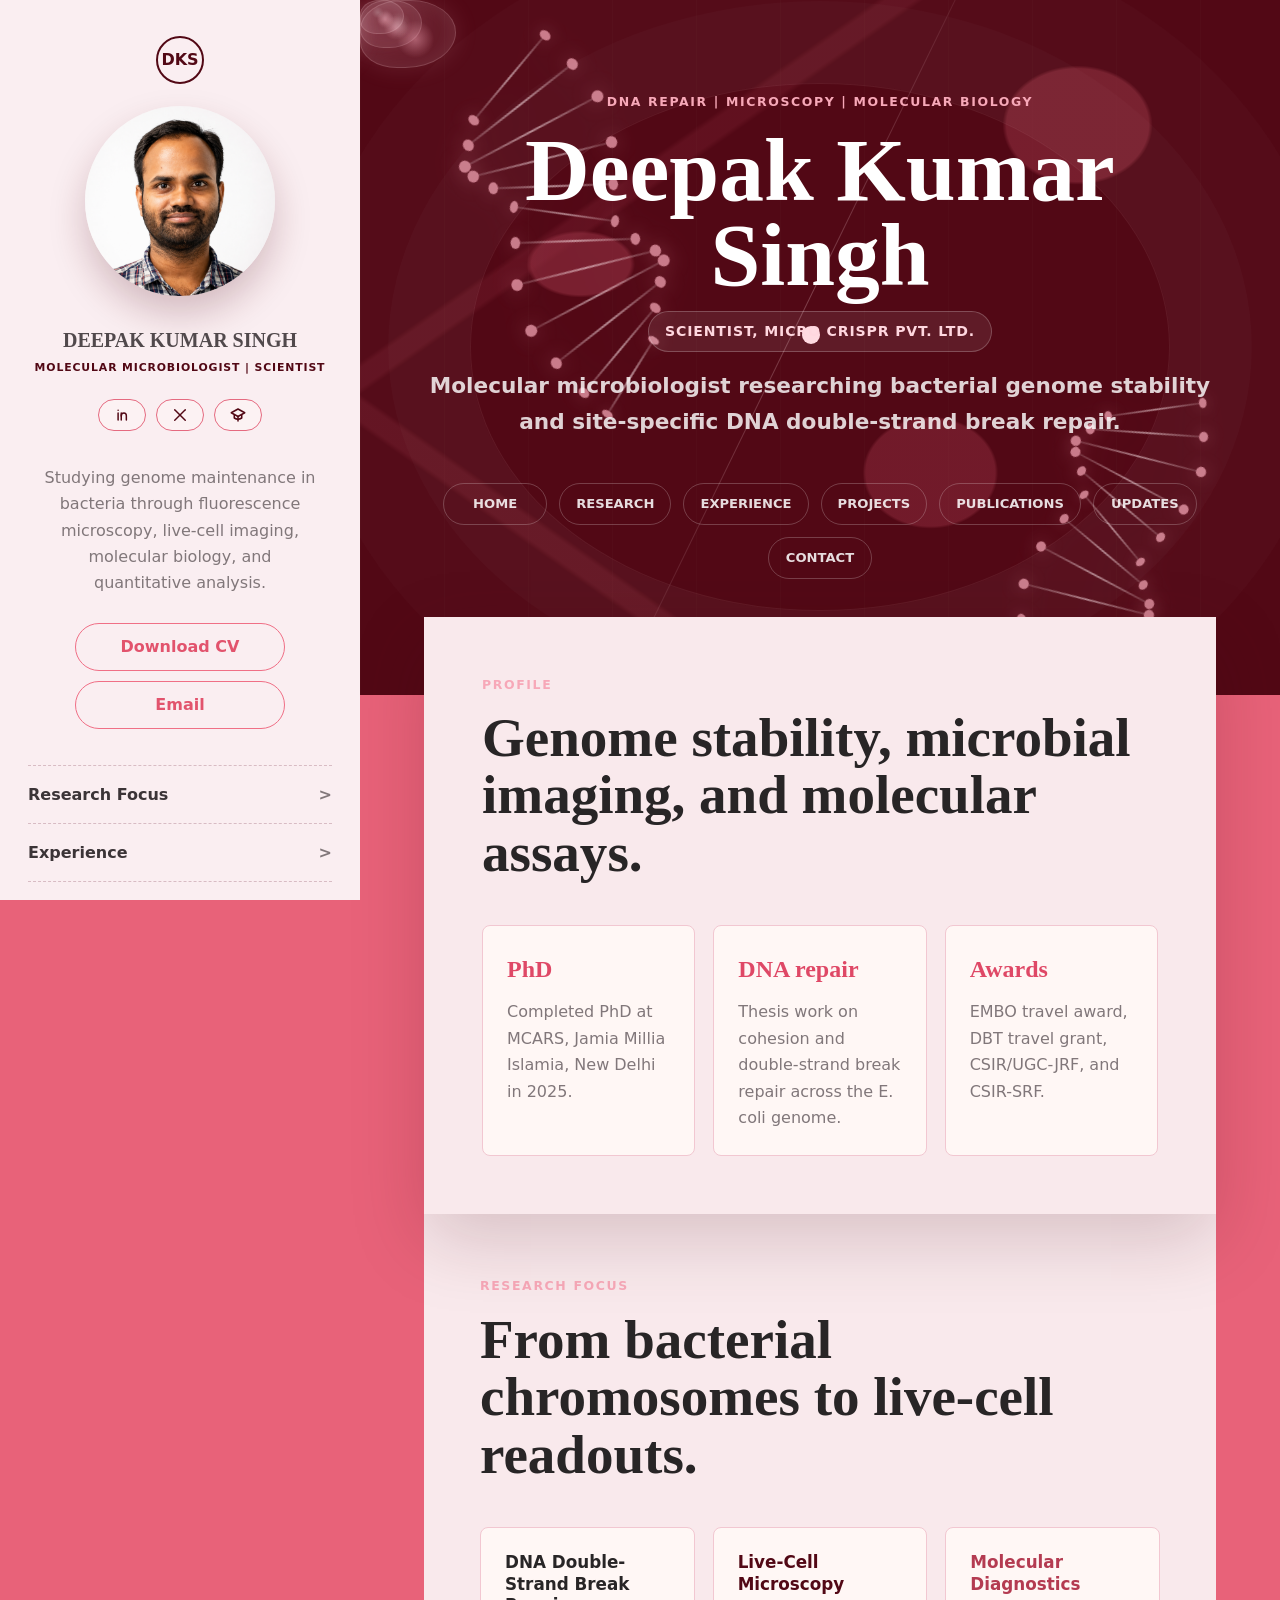
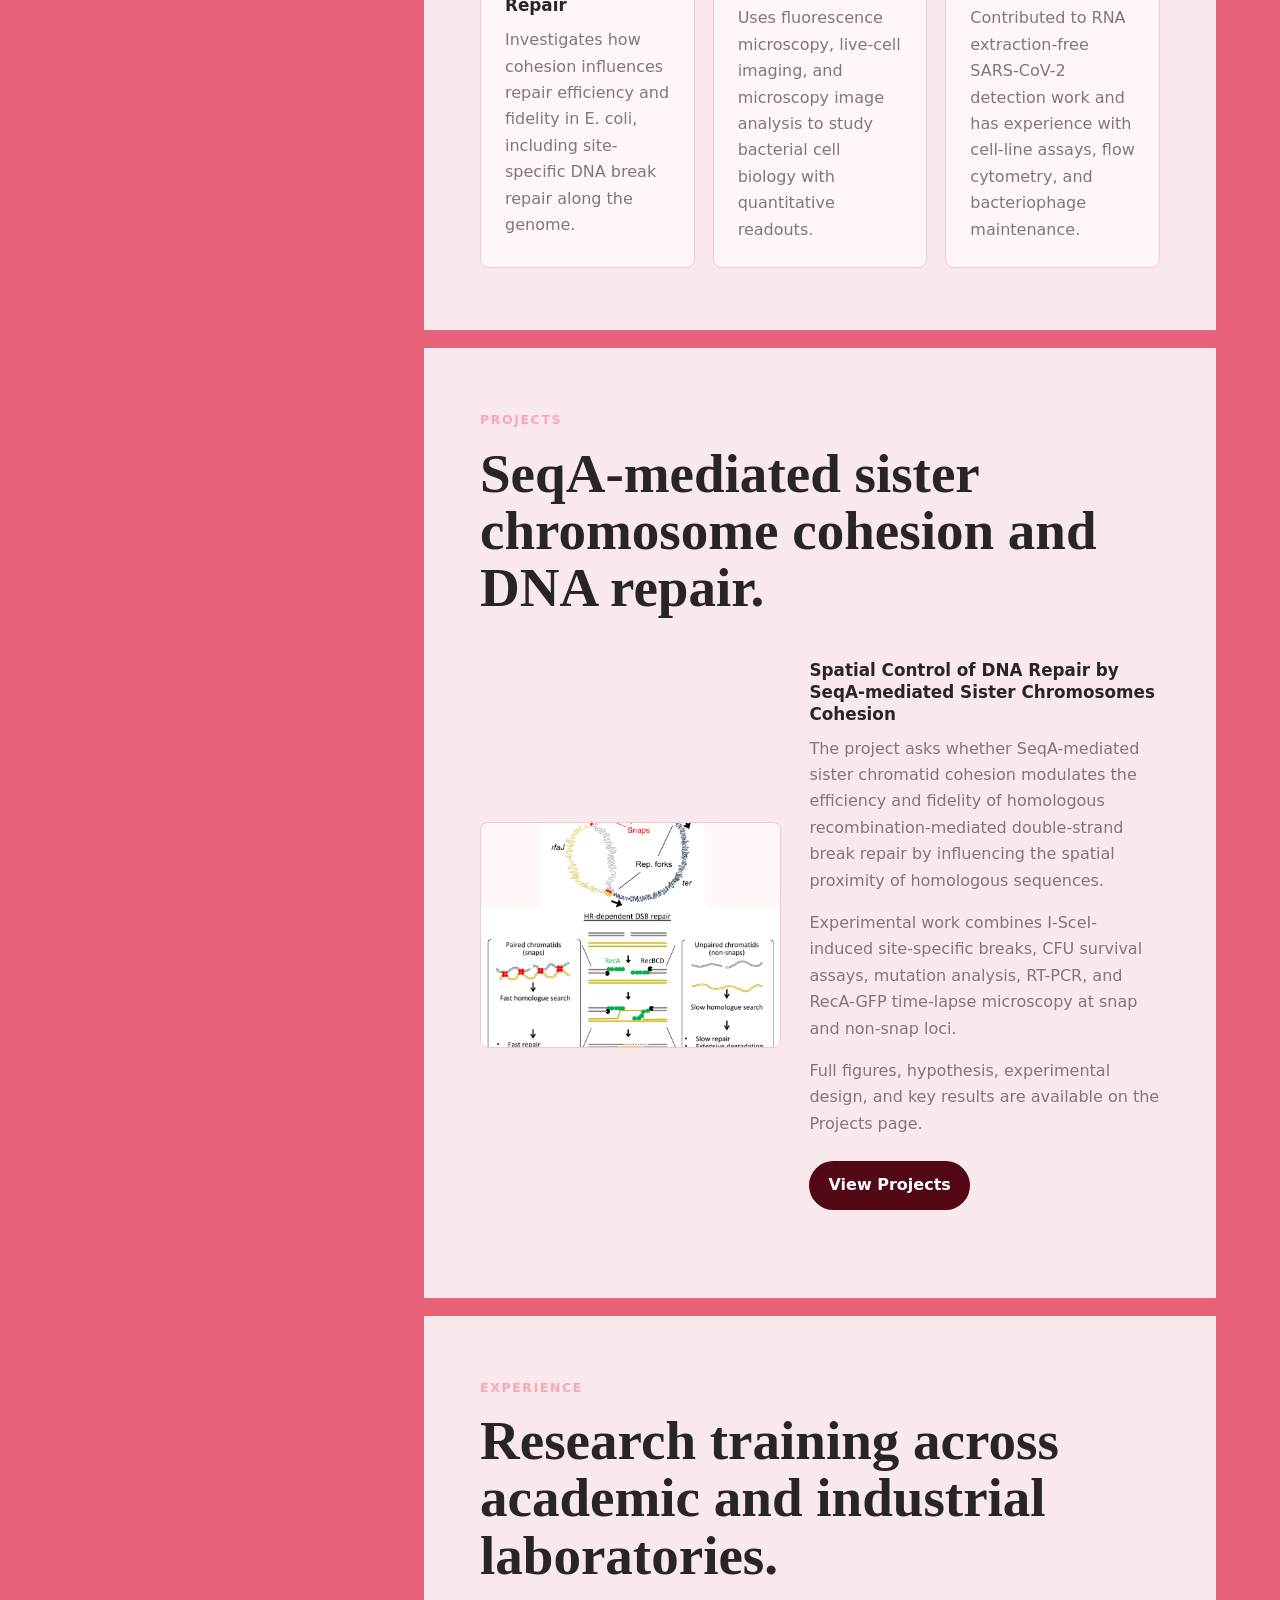
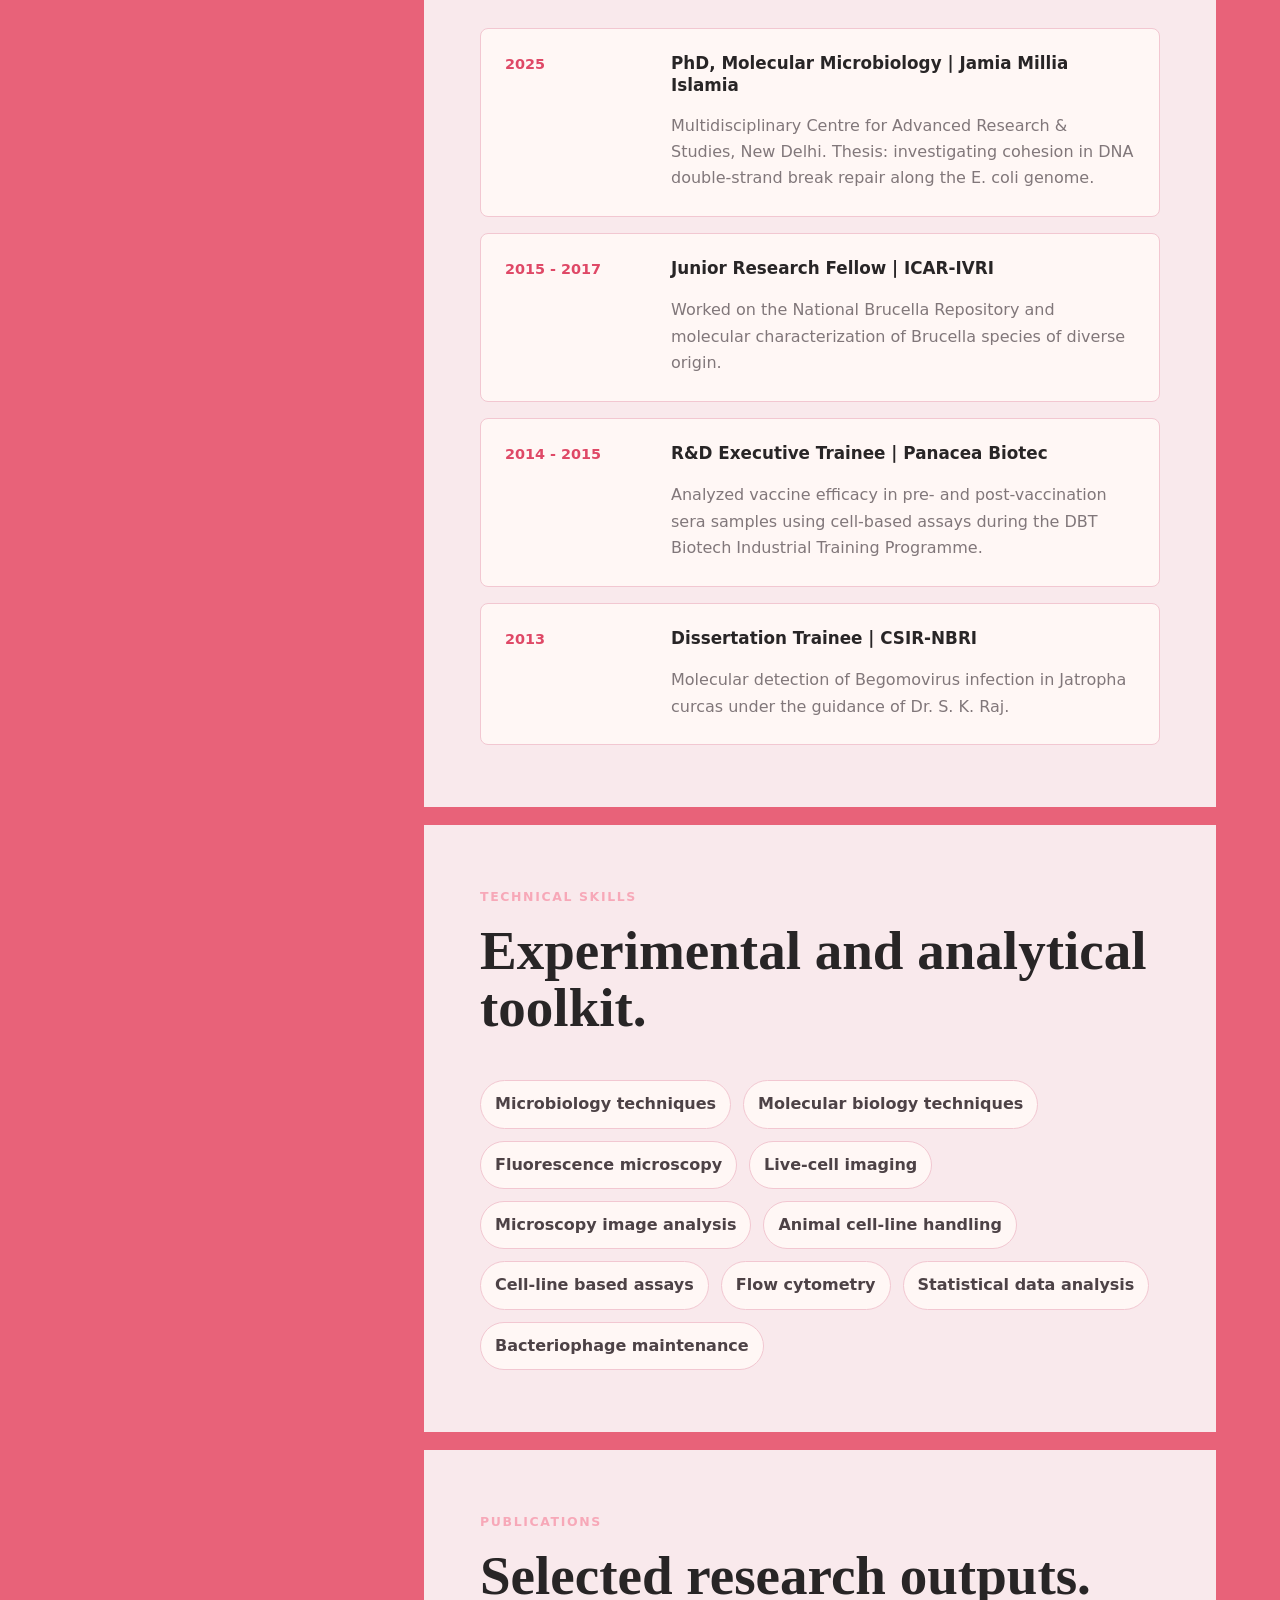
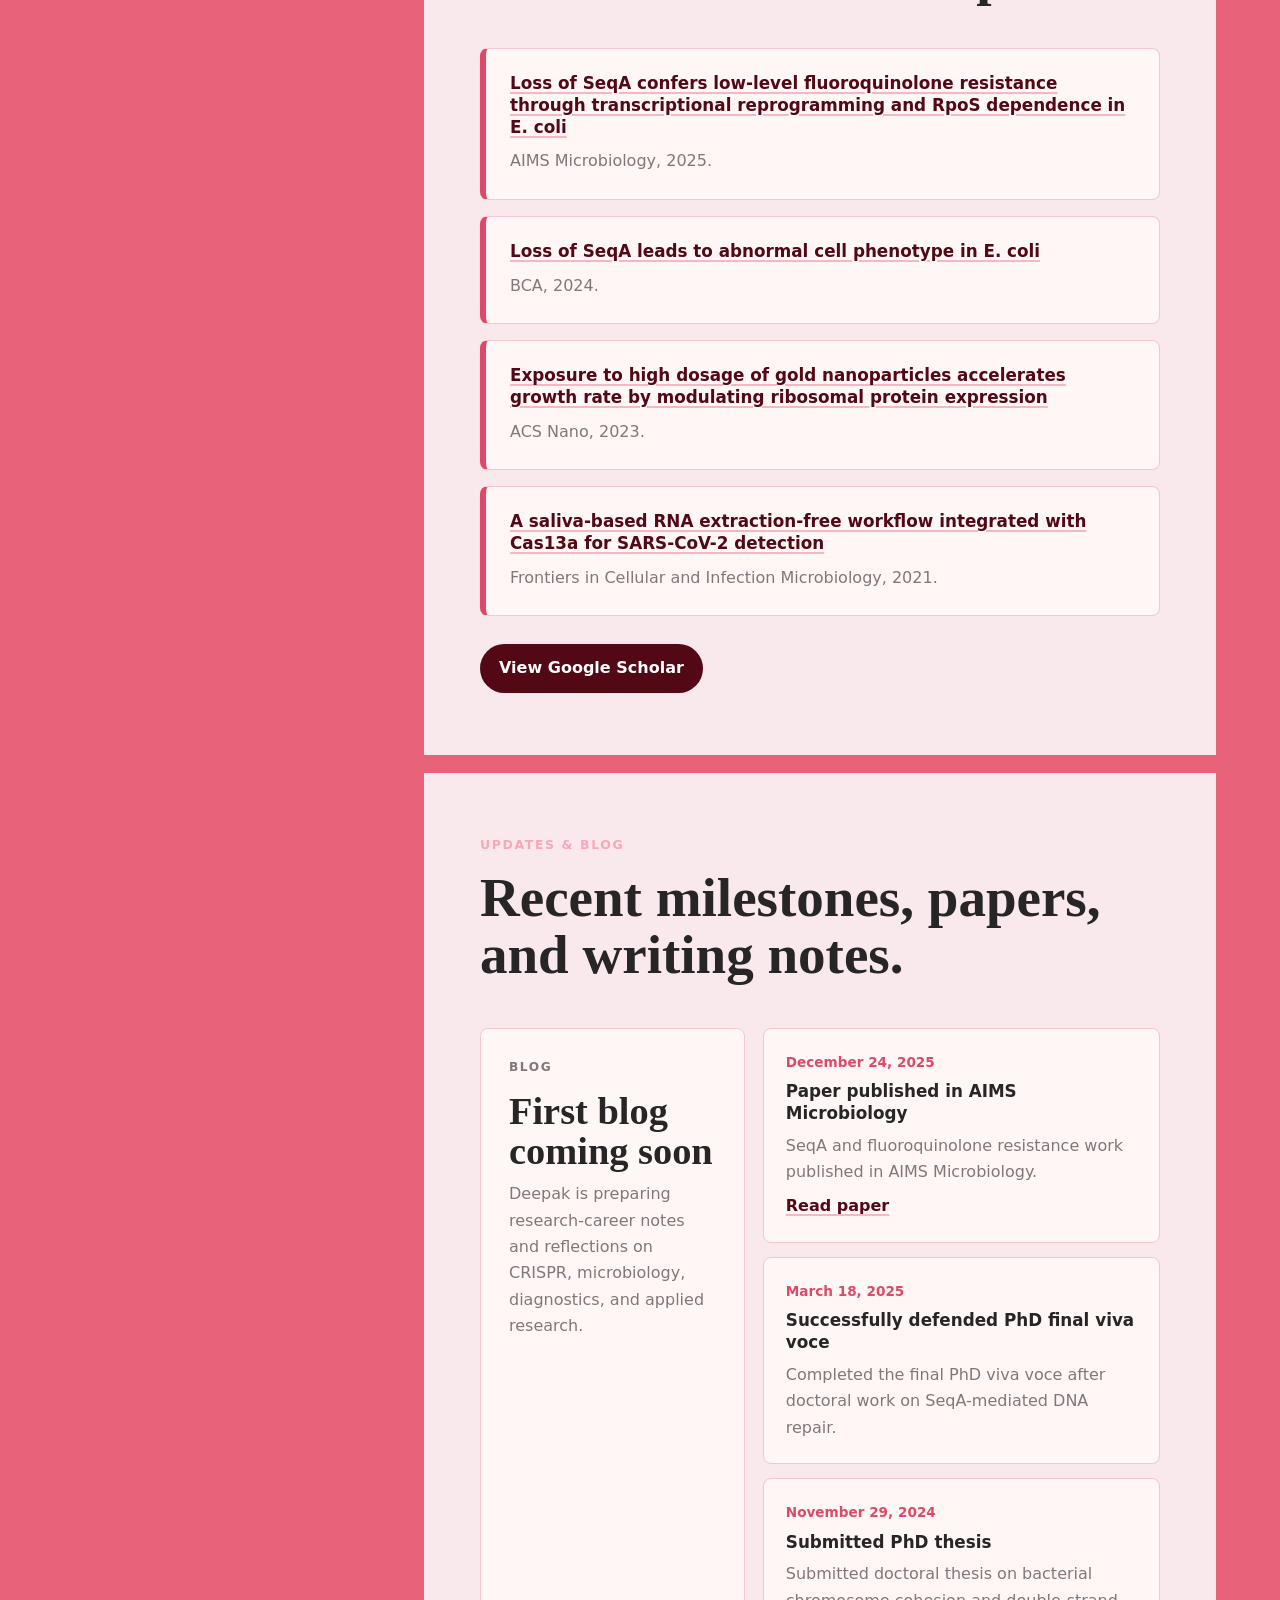
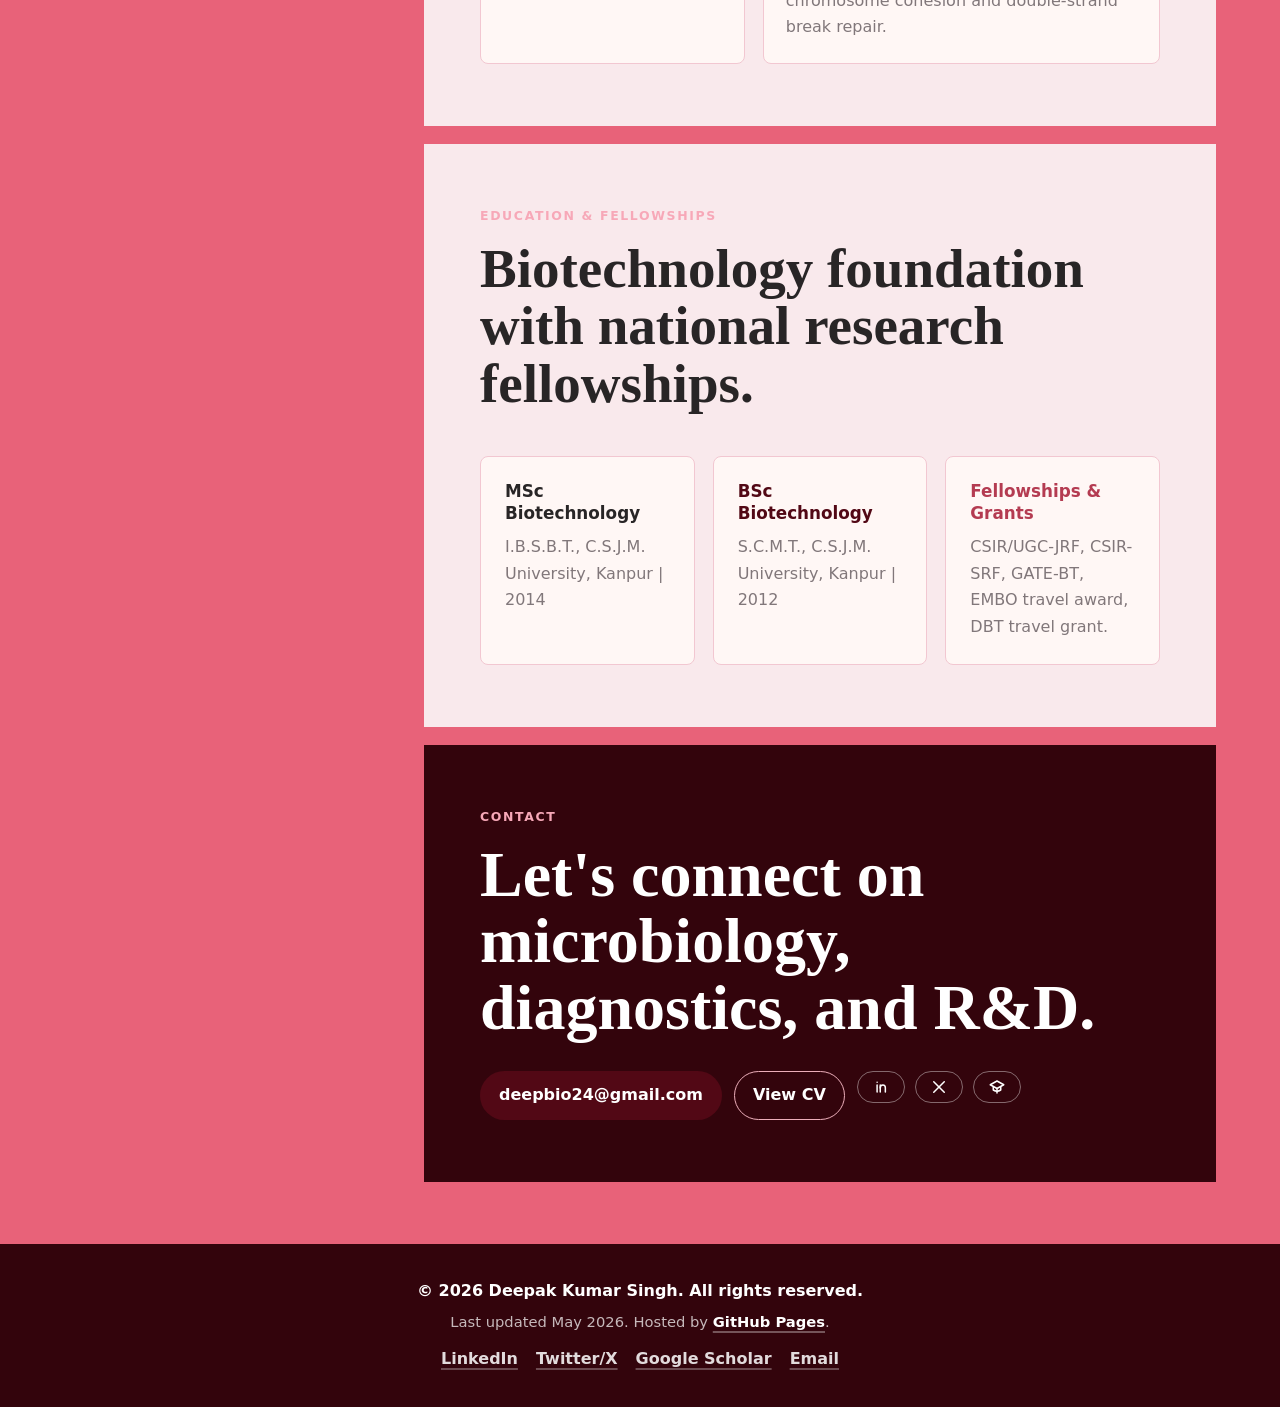
<file: index.html>
<!doctype html>
<html lang="en">
  <head>
    <meta charset="utf-8">
    <meta name="viewport" content="width=device-width, initial-scale=1">
    <title>Deepak Kumar Singh | Molecular Microbiologist & Scientist</title>
    <meta
      name="description"
      content="Academic profile website for Deepak Kumar Singh, a molecular microbiologist and scientist working on DNA double-strand break repair in E. coli."
    >
    <link rel="stylesheet" href="styles.css">
  </head>
  <body>
    <div class="site-shell">
      <aside class="profile-rail" aria-label="Deepak profile panel">
        <a class="brand" href="#top">DKS</a>
        <img class="profile-photo" src="assets/deepak-profile.png" alt="Portrait of Deepak Kumar Singh">
        <h2>Deepak Kumar Singh</h2>
        <p class="profile-title">Molecular Microbiologist | Scientist</p>
        <div class="social-toggles" aria-label="Social links">
          <a href="https://www.linkedin.com/in/deepak-singh-96671079/" target="_blank" rel="noopener" aria-label="LinkedIn">
            <svg viewBox="0 0 24 24" aria-hidden="true">
              <path d="M6.8 9.4v9.1"></path>
              <path d="M6.8 5.7h.01"></path>
              <path d="M11 18.5V9.4"></path>
              <path d="M11 13.2c0-2.4 1.4-3.9 3.6-3.9 2 0 3.2 1.3 3.2 3.8v5.4"></path>
            </svg>
          </a>
          <a href="https://x.com/Rush_toDeep" target="_blank" rel="noopener" aria-label="X Twitter">
            <svg viewBox="0 0 24 24" aria-hidden="true">
              <path d="M5 5l14 14"></path>
              <path d="M19 5L5 19"></path>
            </svg>
          </a>
          <a href="https://scholar.google.com/citations?user=BtL_ucIAAAAJ&amp;hl=en" target="_blank" rel="noopener" aria-label="Google Scholar">
            <svg viewBox="0 0 24 24" aria-hidden="true">
              <path d="M3 9l9-5 9 5-9 5z"></path>
              <path d="M7 12v4c3.3 2 6.7 2 10 0v-4"></path>
              <path d="M12 14v6"></path>
            </svg>
          </a>
        </div>
        <p class="profile-copy">
          Studying genome maintenance in bacteria through fluorescence microscopy,
          live-cell imaging, molecular biology, and quantitative analysis.
        </p>
        <div class="profile-actions">
          <a class="button outline" href="assets/Deepak-Kumar-Singh-CV.pdf" download>Download CV</a>
          <a class="button outline" href="mailto:deepbio24@gmail.com">Email</a>
        </div>
        <div class="side-list" aria-label="Quick profile details">
          <a href="#research">Research Focus</a>
          <a href="#experience">Experience</a>
          <a href="projects.html">Projects</a>
          <a href="#publications">Publications</a>
          <a href="#updates">Updates &amp; Blog</a>
          <a href="#contact">Contact</a>
        </div>
      </aside>

      <div class="page-main">
        <header id="top" class="masthead">
          <div class="masthead-pattern" aria-hidden="true"></div>
          <div class="research-animation" aria-hidden="true">
            <div class="dna-helix dna-helix-left">
              <span></span>
              <span></span>
              <span></span>
              <span></span>
              <span></span>
              <span></span>
              <span></span>
              <span></span>
              <span></span>
              <span></span>
              <span></span>
              <span></span>
            </div>
            <div class="dna-helix dna-helix-right">
              <span></span>
              <span></span>
              <span></span>
              <span></span>
              <span></span>
              <span></span>
              <span></span>
              <span></span>
              <span></span>
              <span></span>
              <span></span>
              <span></span>
            </div>
            <div class="cell-field">
              <span class="cell cell-a"></span>
              <span class="cell cell-b"></span>
              <span class="cell cell-c"></span>
              <span class="cell cell-d"></span>
              <span class="cell cell-e"></span>
              <span class="cell cell-f"></span>
            </div>
            <div class="repair-pulse"></div>
          </div>
          <p class="eyebrow">DNA repair | Microscopy | Molecular biology</p>
          <h1>Deepak Kumar Singh</h1>
          <p class="masthead-role">Scientist, Micro CRISPR Pvt. Ltd.</p>
          <p class="masthead-subtitle">
            Molecular microbiologist researching bacterial genome stability and site-specific
            DNA double-strand break repair.
          </p>
          <nav class="tab-nav" aria-label="Section tabs">
            <a href="#top">Home</a>
            <a href="#research">Research</a>
            <a href="#experience">Experience</a>
            <a href="projects.html">Projects</a>
            <a href="#publications">Publications</a>
            <a href="#updates">Updates</a>
            <a href="#contact">Contact</a>
          </nav>
        </header>

        <main class="content">
          <section class="feature-card" aria-label="Profile highlights">
            <div class="feature-heading">
              <p class="eyebrow">Profile</p>
              <h2>Genome stability, microbial imaging, and molecular assays.</h2>
            </div>
            <div class="intro-grid">
              <article>
                <span class="metric">PhD</span>
                <p>Completed PhD at MCARS, Jamia Millia Islamia, New Delhi in 2025.</p>
              </article>
              <article>
                <span class="metric">DNA repair</span>
                <p>Thesis work on cohesion and double-strand break repair across the E. coli genome.</p>
              </article>
              <article>
                <span class="metric">Awards</span>
                <p>EMBO travel award, DBT travel grant, CSIR/UGC-JRF, and CSIR-SRF.</p>
              </article>
            </div>
          </section>

          <section id="research" class="section">
            <div class="section-heading">
              <p class="eyebrow">Research Focus</p>
              <h2>From bacterial chromosomes to live-cell readouts.</h2>
            </div>
            <div class="focus-grid">
              <article class="focus-card">
                <h3>DNA Double-Strand Break Repair</h3>
                <p>
                  Investigates how cohesion influences repair efficiency and fidelity in E. coli,
                  including site-specific DNA break repair along the genome.
                </p>
              </article>
              <article class="focus-card">
                <h3>Live-Cell Microscopy</h3>
                <p>
                  Uses fluorescence microscopy, live-cell imaging, and microscopy image analysis to
                  study bacterial cell biology with quantitative readouts.
                </p>
              </article>
              <article class="focus-card">
                <h3>Molecular Diagnostics</h3>
                <p>
                  Contributed to RNA extraction-free SARS-CoV-2 detection work and has experience with
                  cell-line assays, flow cytometry, and bacteriophage maintenance.
                </p>
              </article>
            </div>
          </section>

          <section id="projects" class="section projects-section">
            <div class="section-heading">
              <p class="eyebrow">Projects</p>
              <h2>SeqA-mediated sister chromosome cohesion and DNA repair.</h2>
            </div>
            <div class="project-story">
              <a class="project-hero-image" href="assets/result-4.png" target="_blank" rel="noopener">
                <img src="assets/result-4.png" alt="Model of SeqA-mediated sister chromatid cohesion and DNA repair">
              </a>
              <div>
                <h3>Spatial Control of DNA Repair by SeqA-mediated Sister Chromosomes Cohesion</h3>
                <p>
                  The project asks whether SeqA-mediated sister chromatid cohesion modulates the
                  efficiency and fidelity of homologous recombination-mediated double-strand break
                  repair by influencing the spatial proximity of homologous sequences.
                </p>
                <p>
                  Experimental work combines I-SceI-induced site-specific breaks, CFU survival assays,
                  mutation analysis, RT-PCR, and RecA-GFP time-lapse microscopy at snap and non-snap loci.
                </p>
                <p>
                  Full figures, hypothesis, experimental design, and key results are available on the
                  Projects page.
                </p>
                <a class="button project-button" href="projects.html">View Projects</a>
              </div>
            </div>
          </section>

          <section id="experience" class="section">
            <div class="section-heading">
              <p class="eyebrow">Experience</p>
              <h2>Research training across academic and industrial laboratories.</h2>
            </div>
            <div class="timeline" aria-label="Research experience timeline">
              <article class="timeline-item">
                <time>2025</time>
                <h3>PhD, Molecular Microbiology | Jamia Millia Islamia</h3>
                <p>
                  Multidisciplinary Centre for Advanced Research &amp; Studies, New Delhi. Thesis:
                  investigating cohesion in DNA double-strand break repair along the E. coli genome.
                </p>
              </article>
              <article class="timeline-item">
                <time>2015 - 2017</time>
                <h3>Junior Research Fellow | ICAR-IVRI</h3>
                <p>
                  Worked on the National Brucella Repository and molecular characterization of
                  Brucella species of diverse origin.
                </p>
              </article>
              <article class="timeline-item">
                <time>2014 - 2015</time>
                <h3>R&amp;D Executive Trainee | Panacea Biotec</h3>
                <p>
                  Analyzed vaccine efficacy in pre- and post-vaccination sera samples using
                  cell-based assays during the DBT Biotech Industrial Training Programme.
                </p>
              </article>
              <article class="timeline-item">
                <time>2013</time>
                <h3>Dissertation Trainee | CSIR-NBRI</h3>
                <p>
                  Molecular detection of Begomovirus infection in Jatropha curcas under the guidance
                  of Dr. S. K. Raj.
                </p>
              </article>
            </div>
          </section>

          <section class="section skills-section" aria-label="Technical skills">
            <div class="section-heading">
              <p class="eyebrow">Technical Skills</p>
              <h2>Experimental and analytical toolkit.</h2>
            </div>
            <ul class="skill-list">
              <li>Microbiology techniques</li>
              <li>Molecular biology techniques</li>
              <li>Fluorescence microscopy</li>
              <li>Live-cell imaging</li>
              <li>Microscopy image analysis</li>
              <li>Animal cell-line handling</li>
              <li>Cell-line based assays</li>
              <li>Flow cytometry</li>
              <li>Statistical data analysis</li>
              <li>Bacteriophage maintenance</li>
            </ul>
          </section>

          <section id="publications" class="section">
            <div class="section-heading">
              <p class="eyebrow">Publications</p>
              <h2>Selected research outputs.</h2>
            </div>
            <div class="publication-list">
              <article>
                <h3>
                  <a href="https://doi.org/10.3934/microbiol.2025047" target="_blank" rel="noopener">
                    Loss of SeqA confers low-level fluoroquinolone resistance through transcriptional reprogramming and RpoS dependence in E. coli
                  </a>
                </h3>
                <p>AIMS Microbiology, 2025.</p>
              </article>
              <article>
                <h3>
                  <a href="https://doi.org/10.51470/BCA.2024.24.1-S.3407" target="_blank" rel="noopener">
                    Loss of SeqA leads to abnormal cell phenotype in E. coli
                  </a>
                </h3>
                <p>BCA, 2024.</p>
              </article>
              <article>
                <h3>
                  <a href="https://pubs.acs.org/doi/10.1021/acsnano.3c01973" target="_blank" rel="noopener">
                    Exposure to high dosage of gold nanoparticles accelerates growth rate by modulating ribosomal protein expression
                  </a>
                </h3>
                <p>ACS Nano, 2023.</p>
              </article>
              <article>
                <h3>
                  <a href="https://doi.org/10.3389/fcimb.2021.632646" target="_blank" rel="noopener">
                    A saliva-based RNA extraction-free workflow integrated with Cas13a for SARS-CoV-2 detection
                  </a>
                </h3>
                <p>Frontiers in Cellular and Infection Microbiology, 2021.</p>
              </article>
            </div>
            <div class="section-actions">
              <a class="button project-button" href="https://scholar.google.com/citations?user=BtL_ucIAAAAJ&amp;hl=en" target="_blank" rel="noopener">View Google Scholar</a>
            </div>
          </section>

          <section id="updates" class="section updates-section">
            <div class="section-heading">
              <p class="eyebrow">Updates &amp; Blog</p>
              <h2>Recent milestones, papers, and writing notes.</h2>
            </div>
            <div class="updates-layout">
              <article class="blog-card">
                <p class="update-type">Blog</p>
                <h3>First blog coming soon</h3>
                <p>
                  Deepak is preparing research-career notes and reflections on CRISPR,
                  microbiology, diagnostics, and applied research.
                </p>
              </article>
              <div class="updates-list" aria-label="News updates">
                <article>
                  <time datetime="2025-12-24">December 24, 2025</time>
                  <h3>Paper published in AIMS Microbiology</h3>
                  <p>
                    SeqA and fluoroquinolone resistance work published in AIMS Microbiology.
                  </p>
                  <a href="https://doi.org/10.3934/microbiol.2025047" target="_blank" rel="noopener">Read paper</a>
                </article>
                <article>
                  <time datetime="2025-03-18">March 18, 2025</time>
                  <h3>Successfully defended PhD final viva voce</h3>
                  <p>Completed the final PhD viva voce after doctoral work on SeqA-mediated DNA repair.</p>
                </article>
                <article>
                  <time datetime="2024-11-29">November 29, 2024</time>
                  <h3>Submitted PhD thesis</h3>
                  <p>Submitted doctoral thesis on bacterial chromosome cohesion and double-strand break repair.</p>
                </article>
              </div>
            </div>
          </section>

          <section class="section education-section" aria-label="Education and fellowships">
            <div class="section-heading">
              <p class="eyebrow">Education &amp; Fellowships</p>
              <h2>Biotechnology foundation with national research fellowships.</h2>
            </div>
            <div class="education-grid">
              <article>
                <h3>MSc Biotechnology</h3>
                <p>I.B.S.B.T., C.S.J.M. University, Kanpur | 2014</p>
              </article>
              <article>
                <h3>BSc Biotechnology</h3>
                <p>S.C.M.T., C.S.J.M. University, Kanpur | 2012</p>
              </article>
              <article>
                <h3>Fellowships &amp; Grants</h3>
                <p>CSIR/UGC-JRF, CSIR-SRF, GATE-BT, EMBO travel award, DBT travel grant.</p>
              </article>
            </div>
          </section>

          <section id="contact" class="contact-section">
            <div>
              <p class="eyebrow">Contact</p>
              <h2>Let's connect on microbiology, diagnostics, and R&amp;D.</h2>
            </div>
            <div class="contact-actions">
              <a class="button primary" href="mailto:deepbio24@gmail.com">deepbio24@gmail.com</a>
              <a class="button secondary" href="assets/Deepak-Kumar-Singh-CV.pdf">View CV</a>
              <div class="social-toggles contact-social" aria-label="Social links">
                <a href="https://www.linkedin.com/in/deepak-singh-96671079/" target="_blank" rel="noopener" aria-label="LinkedIn">
                  <svg viewBox="0 0 24 24" aria-hidden="true">
                    <path d="M6.8 9.4v9.1"></path>
                    <path d="M6.8 5.7h.01"></path>
                    <path d="M11 18.5V9.4"></path>
                    <path d="M11 13.2c0-2.4 1.4-3.9 3.6-3.9 2 0 3.2 1.3 3.2 3.8v5.4"></path>
                  </svg>
                </a>
                <a href="https://x.com/Rush_toDeep" target="_blank" rel="noopener" aria-label="X Twitter">
                  <svg viewBox="0 0 24 24" aria-hidden="true">
                    <path d="M5 5l14 14"></path>
                    <path d="M19 5L5 19"></path>
                  </svg>
                </a>
                <a href="https://scholar.google.com/citations?user=BtL_ucIAAAAJ&amp;hl=en" target="_blank" rel="noopener" aria-label="Google Scholar">
                  <svg viewBox="0 0 24 24" aria-hidden="true">
                    <path d="M3 9l9-5 9 5-9 5z"></path>
                    <path d="M7 12v4c3.3 2 6.7 2 10 0v-4"></path>
                    <path d="M12 14v6"></path>
                  </svg>
                </a>
              </div>
            </div>
          </section>
        </main>
      </div>
    </div>
    <footer class="site-footer">
      <p class="footer-meta">&copy; 2026 Deepak Kumar Singh. All rights reserved.</p>
      <p class="footer-hosting">
        Last updated May 2026. Hosted by
        <a href="https://pages.github.com/" target="_blank" rel="noopener">GitHub Pages</a>.
      </p>
      <nav class="footer-social-links" aria-label="Footer social links">
        <a href="https://www.linkedin.com/in/deepak-singh-96671079/" target="_blank" rel="noopener">LinkedIn</a>
        <a href="https://x.com/Rush_toDeep" target="_blank" rel="noopener">Twitter/X</a>
        <a href="https://scholar.google.com/citations?user=BtL_ucIAAAAJ&amp;hl=en" target="_blank" rel="noopener">Google Scholar</a>
        <a href="mailto:deepbio24@gmail.com">Email</a>
      </nav>
    </footer>
  </body>
</html>
</file>
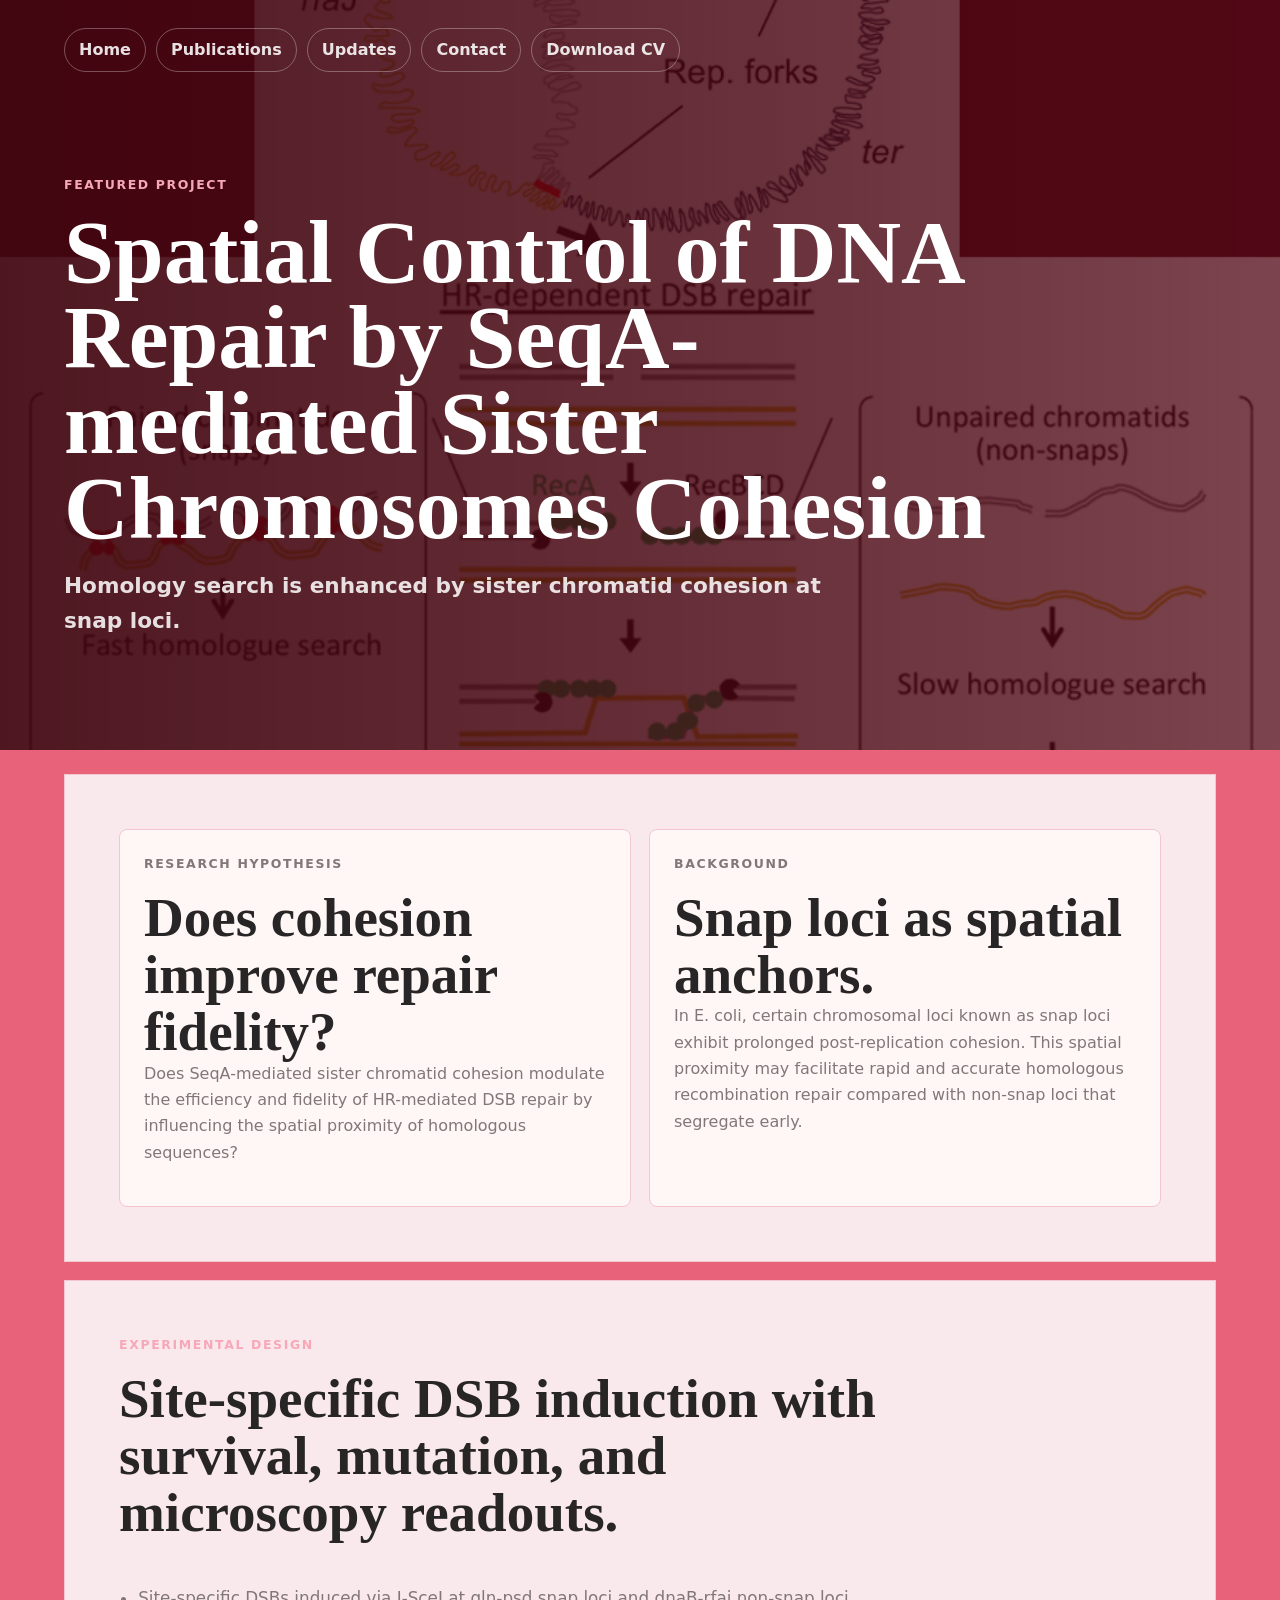
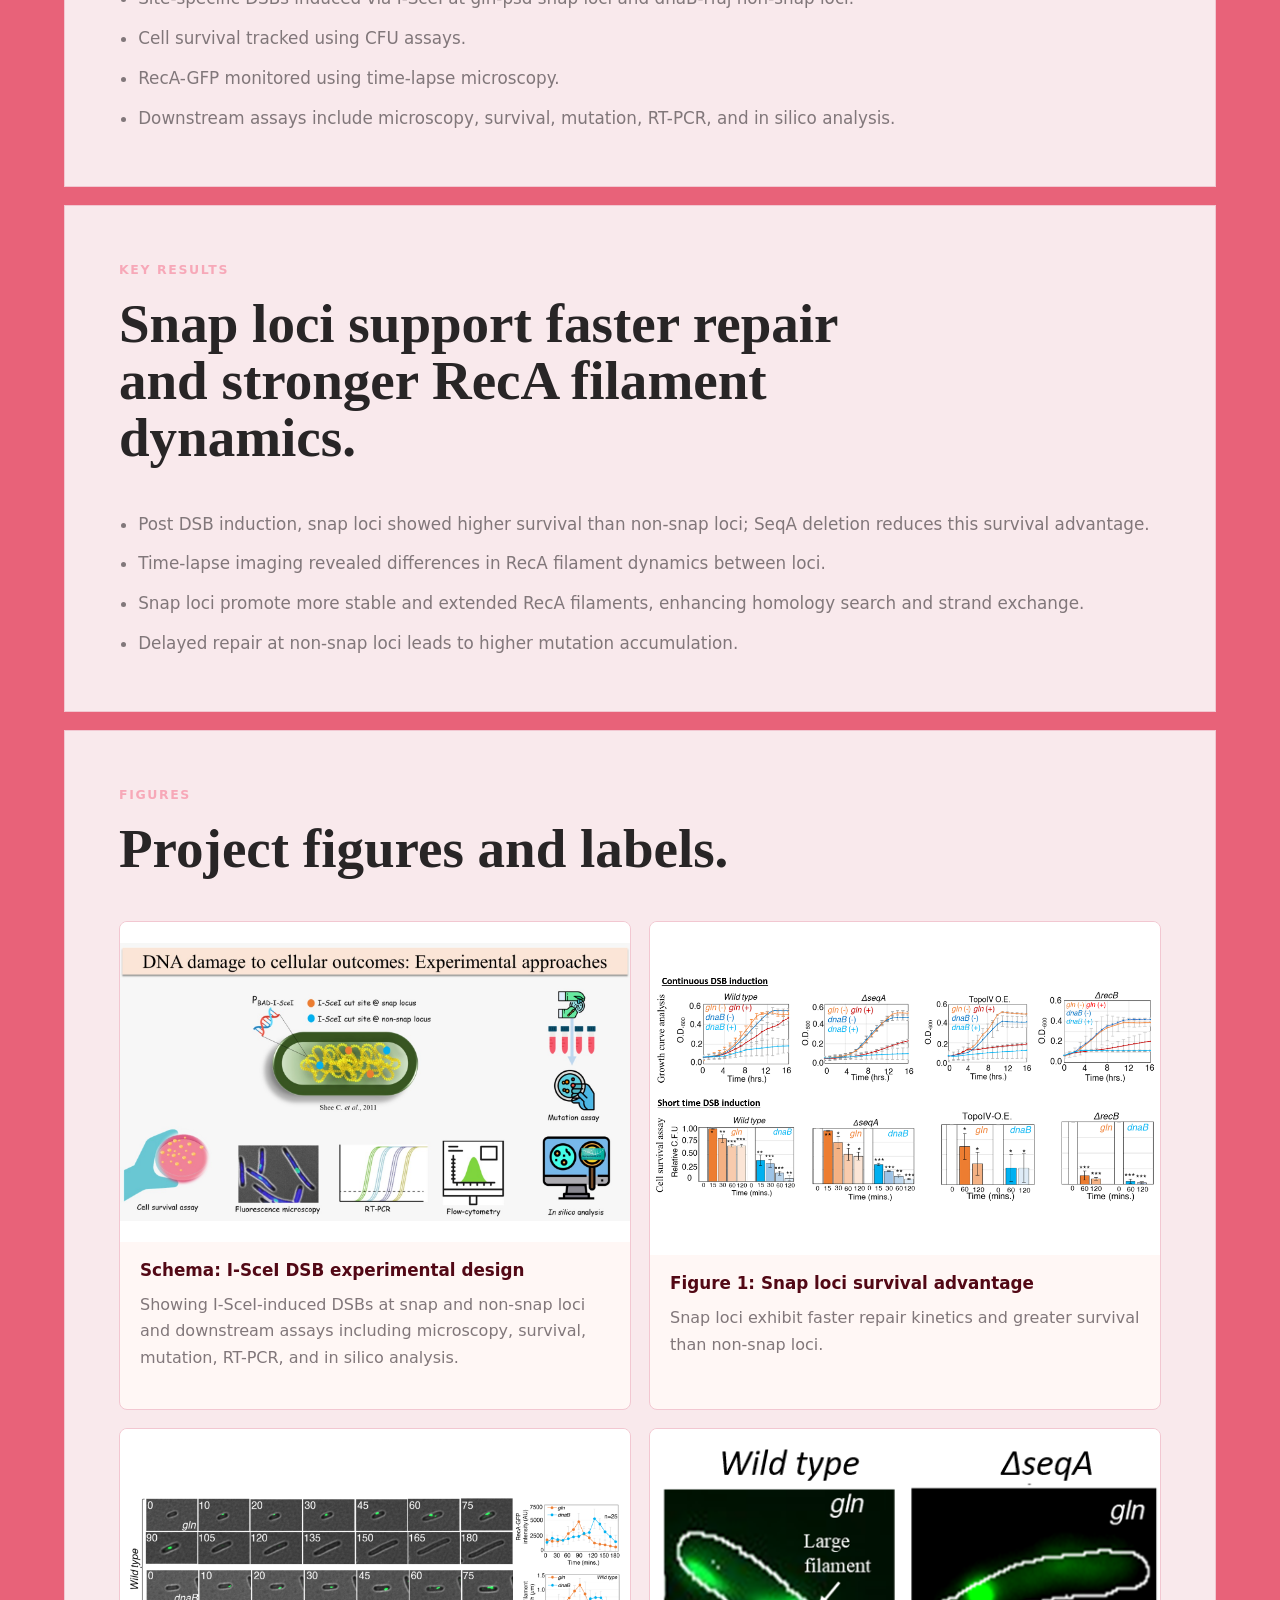
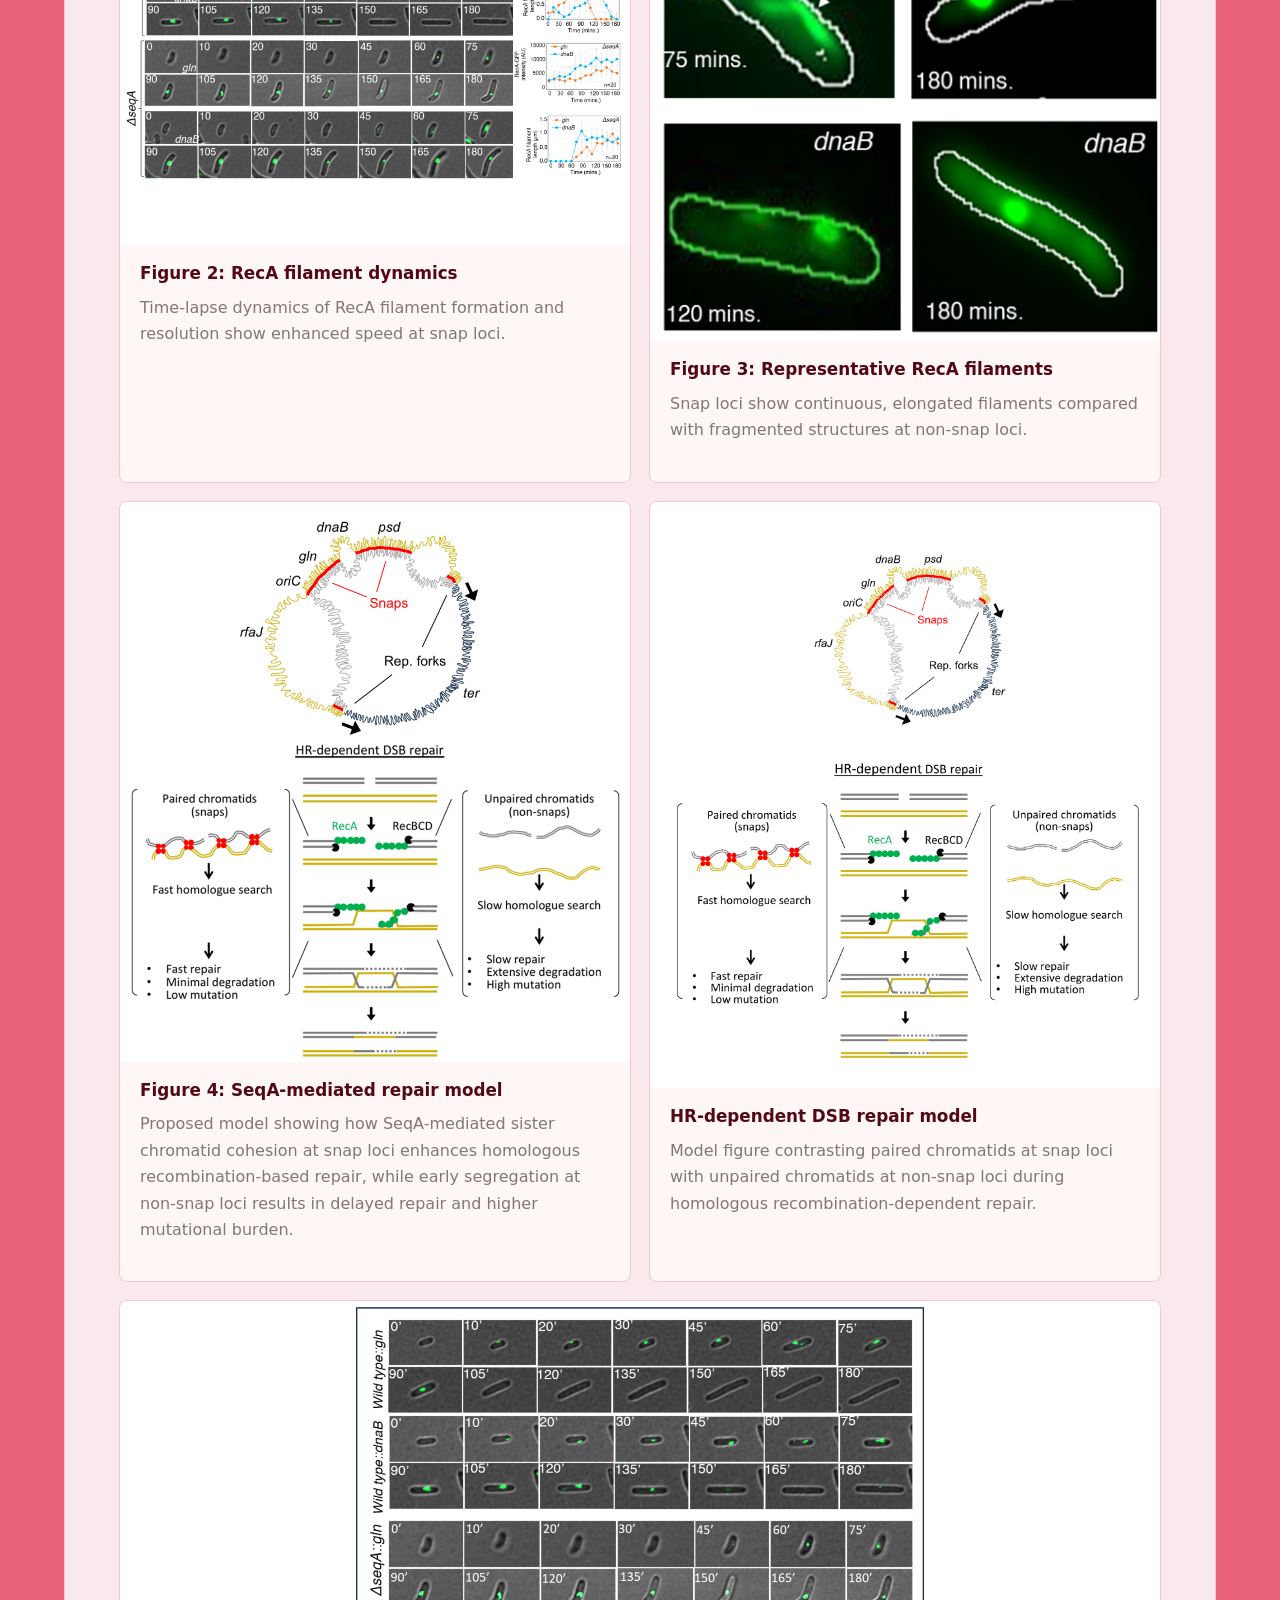
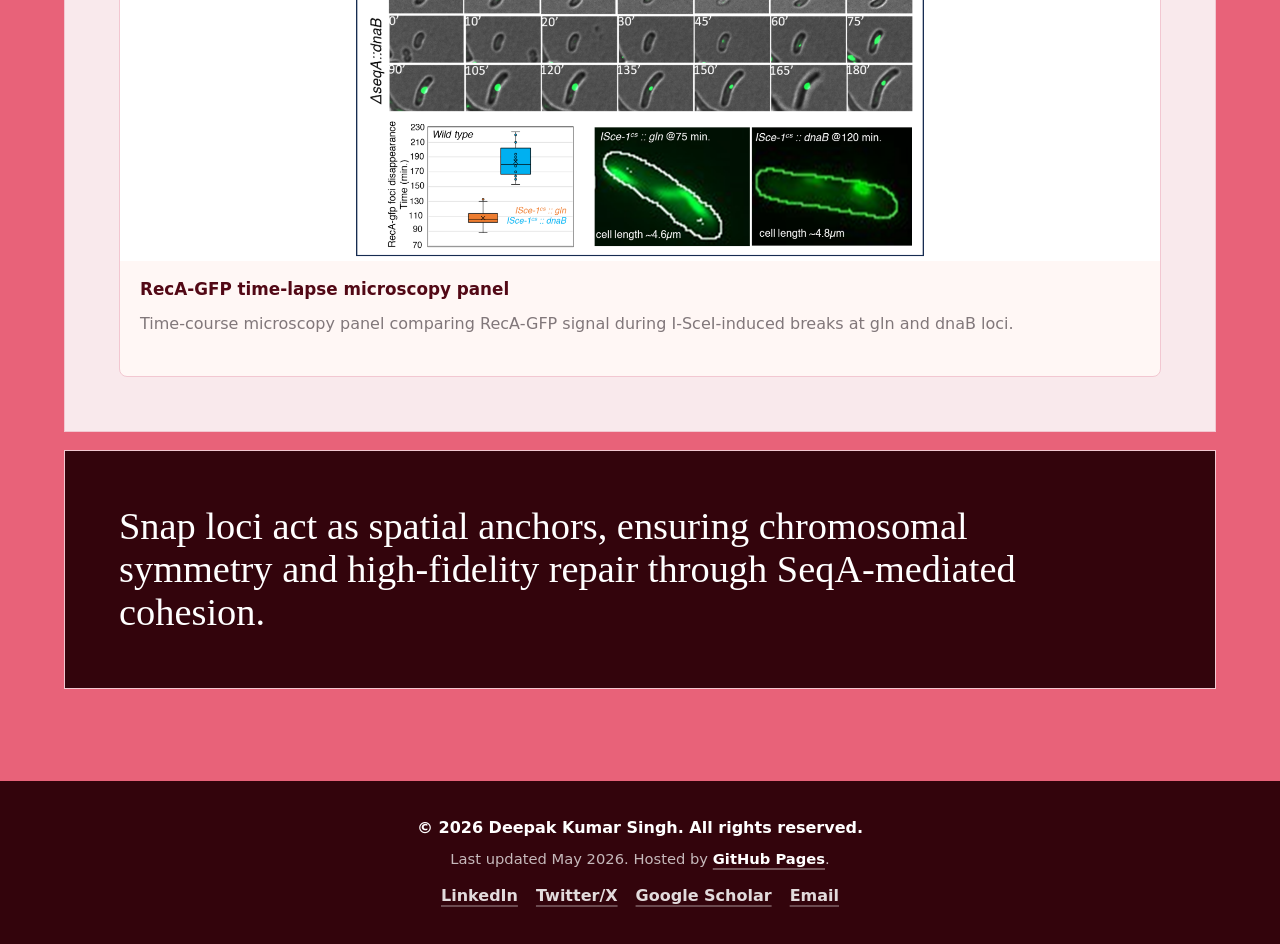
<file: projects.html>
<!doctype html>
<html lang="en">
  <head>
    <meta charset="utf-8">
    <meta name="viewport" content="width=device-width, initial-scale=1">
    <title>Projects | Deepak Kumar Singh</title>
    <meta
      name="description"
      content="Project page for Deepak Kumar Singh's SeqA-mediated sister chromosome cohesion and DNA double-strand break repair research."
    >
    <link rel="stylesheet" href="styles.css">
  </head>
  <body class="project-page">
    <header class="project-page-hero">
      <nav class="project-page-nav" aria-label="Project page navigation">
        <a href="index.html">Home</a>
        <a href="index.html#publications">Publications</a>
        <a href="index.html#updates">Updates</a>
        <a href="index.html#contact">Contact</a>
        <a href="assets/Deepak-Kumar-Singh-CV.pdf">Download CV</a>
      </nav>
      <div class="project-page-hero-inner">
        <p class="eyebrow">Featured Project</p>
        <h1>Spatial Control of DNA Repair by SeqA-mediated Sister Chromosomes Cohesion</h1>
        <p>
          Homology search is enhanced by sister chromatid cohesion at snap loci.
        </p>
      </div>
    </header>

    <main class="project-page-main">
      <section class="project-detail-section">
        <div class="project-detail-grid">
          <article>
            <p class="eyebrow">Research Hypothesis</p>
            <h2>Does cohesion improve repair fidelity?</h2>
            <p>
              Does SeqA-mediated sister chromatid cohesion modulate the efficiency and fidelity of
              HR-mediated DSB repair by influencing the spatial proximity of homologous sequences?
            </p>
          </article>
          <article>
            <p class="eyebrow">Background</p>
            <h2>Snap loci as spatial anchors.</h2>
            <p>
              In E. coli, certain chromosomal loci known as snap loci exhibit prolonged
              post-replication cohesion. This spatial proximity may facilitate rapid and accurate
              homologous recombination repair compared with non-snap loci that segregate early.
            </p>
          </article>
        </div>
      </section>

      <section class="project-detail-section">
        <div class="section-heading">
          <p class="eyebrow">Experimental Design</p>
          <h2>Site-specific DSB induction with survival, mutation, and microscopy readouts.</h2>
        </div>
        <ul class="project-bullets">
          <li>Site-specific DSBs induced via I-SceI at gln-psd snap loci and dnaB-rfaj non-snap loci.</li>
          <li>Cell survival tracked using CFU assays.</li>
          <li>RecA-GFP monitored using time-lapse microscopy.</li>
          <li>Downstream assays include microscopy, survival, mutation, RT-PCR, and in silico analysis.</li>
        </ul>
      </section>

      <section class="project-detail-section">
        <div class="section-heading">
          <p class="eyebrow">Key Results</p>
          <h2>Snap loci support faster repair and stronger RecA filament dynamics.</h2>
        </div>
        <ul class="project-bullets">
          <li>Post DSB induction, snap loci showed higher survival than non-snap loci; SeqA deletion reduces this survival advantage.</li>
          <li>Time-lapse imaging revealed differences in RecA filament dynamics between loci.</li>
          <li>Snap loci promote more stable and extended RecA filaments, enhancing homology search and strand exchange.</li>
          <li>Delayed repair at non-snap loci leads to higher mutation accumulation.</li>
        </ul>
      </section>

      <section class="project-detail-section">
        <div class="section-heading">
          <p class="eyebrow">Figures</p>
          <h2>Project figures and labels.</h2>
        </div>
        <div class="project-figure-grid">
          <article class="project-figure-card">
            <a href="assets/experiment-design.jpeg" target="_blank" rel="noopener">
              <img src="assets/experiment-design.jpeg" alt="Experimental design for site-specific double-strand break repair assays">
            </a>
            <div>
              <h3>Schema: I-SceI DSB experimental design</h3>
              <p>
                Showing I-SceI-induced DSBs at snap and non-snap loci and downstream assays
                including microscopy, survival, mutation, RT-PCR, and in silico analysis.
              </p>
            </div>
          </article>

          <article class="project-figure-card">
            <a href="assets/result-1.png" target="_blank" rel="noopener">
              <img src="assets/result-1.png" alt="Snap loci repair kinetics and survival result">
            </a>
            <div>
              <h3>Figure 1: Snap loci survival advantage</h3>
              <p>
                Snap loci exhibit faster repair kinetics and greater survival than non-snap loci.
              </p>
            </div>
          </article>

          <article class="project-figure-card">
            <a href="assets/result-2.png" target="_blank" rel="noopener">
              <img src="assets/result-2.png" alt="RecA filament formation and resolution dynamics">
            </a>
            <div>
              <h3>Figure 2: RecA filament dynamics</h3>
              <p>
                Time-lapse dynamics of RecA filament formation and resolution show enhanced speed
                at snap loci.
              </p>
            </div>
          </article>

          <article class="project-figure-card">
            <a href="assets/result-3.png" target="_blank" rel="noopener">
              <img src="assets/result-3.png" alt="Representative RecA filament microscopy images">
            </a>
            <div>
              <h3>Figure 3: Representative RecA filaments</h3>
              <p>
                Snap loci show continuous, elongated filaments compared with fragmented structures
                at non-snap loci.
              </p>
            </div>
          </article>

          <article class="project-figure-card">
            <a href="assets/result-4.png" target="_blank" rel="noopener">
              <img src="assets/result-4.png" alt="Proposed model of SeqA-mediated sister chromatid cohesion">
            </a>
            <div>
              <h3>Figure 4: SeqA-mediated repair model</h3>
              <p>
                Proposed model showing how SeqA-mediated sister chromatid cohesion at snap loci
                enhances homologous recombination-based repair, while early segregation at non-snap
                loci results in delayed repair and higher mutational burden.
              </p>
            </div>
          </article>

          <article class="project-figure-card">
            <a href="assets/project2-icon1.png" target="_blank" rel="noopener">
              <img src="assets/project2-icon1.png" alt="HR-dependent double-strand break repair model">
            </a>
            <div>
              <h3>HR-dependent DSB repair model</h3>
              <p>
                Model figure contrasting paired chromatids at snap loci with unpaired chromatids at
                non-snap loci during homologous recombination-dependent repair.
              </p>
            </div>
          </article>

          <article class="project-figure-card project-figure-wide">
            <a href="assets/project2-icon2.png" target="_blank" rel="noopener">
              <img src="assets/project2-icon2.png" alt="RecA-GFP time-lapse microscopy panel">
            </a>
            <div>
              <h3>RecA-GFP time-lapse microscopy panel</h3>
              <p>
                Time-course microscopy panel comparing RecA-GFP signal during I-SceI-induced breaks
                at gln and dnaB loci.
              </p>
            </div>
          </article>
        </div>
      </section>

      <section class="project-quote">
        <p>
          Snap loci act as spatial anchors, ensuring chromosomal symmetry and high-fidelity repair
          through SeqA-mediated cohesion.
        </p>
      </section>
    </main>

    <footer class="site-footer project-page-footer">
      <p class="footer-meta">&copy; 2026 Deepak Kumar Singh. All rights reserved.</p>
      <p class="footer-hosting">
        Last updated May 2026. Hosted by
        <a href="https://pages.github.com/" target="_blank" rel="noopener">GitHub Pages</a>.
      </p>
      <nav class="footer-social-links" aria-label="Footer social links">
        <a href="https://www.linkedin.com/in/deepak-singh-96671079/" target="_blank" rel="noopener">LinkedIn</a>
        <a href="https://x.com/Rush_toDeep" target="_blank" rel="noopener">Twitter/X</a>
        <a href="https://scholar.google.com/citations?user=BtL_ucIAAAAJ&amp;hl=en" target="_blank" rel="noopener">Google Scholar</a>
        <a href="mailto:deepbio24@gmail.com">Email</a>
      </nav>
    </footer>
  </body>
</html>
</file>
<file: styles.css>
:root {
  --wine: #520815;
  --wine-deep: #33040c;
  --rose: #faeef1;
  --rose-strong: #e86279;
  --rose-border: #f2c7d1;
  --cream: #fff7f5;
  --ink: #282526;
  --muted: #81777a;
  --paper: #f9e9ec;
  --line: #ead1d7;
  --white: #ffffff;
  --shadow: 0 26px 70px rgba(70, 11, 24, 0.18);
}

* {
  box-sizing: border-box;
}

html {
  scroll-behavior: smooth;
}

body {
  margin: 0;
  background: var(--rose-strong);
  color: var(--ink);
  font-family: Inter, ui-sans-serif, system-ui, -apple-system, BlinkMacSystemFont, "Segoe UI", sans-serif;
  line-height: 1.65;
}

a {
  color: inherit;
  text-decoration: none;
}

.site-shell {
  position: relative;
  z-index: 1;
  display: grid;
  min-height: 100vh;
  grid-template-columns: minmax(300px, 360px) 1fr;
}

.profile-rail {
  position: sticky;
  top: 0;
  z-index: 1;
  height: 100vh;
  overflow-y: auto;
  background: var(--rose);
  padding: 36px 28px;
  text-align: center;
}

.brand {
  display: inline-flex;
  align-items: center;
  justify-content: center;
  width: 48px;
  height: 48px;
  margin-bottom: 22px;
  border: 2px solid var(--wine);
  border-radius: 50%;
  color: var(--wine);
  font-weight: 900;
  letter-spacing: 0;
}

.profile-photo {
  display: block;
  width: min(190px, 72vw);
  aspect-ratio: 1;
  margin: 0 auto 34px;
  border-radius: 50%;
  object-fit: cover;
  object-position: 50% 20%;
  box-shadow: 0 18px 36px rgba(82, 8, 21, 0.22);
}

.profile-rail h2 {
  margin: 0 0 8px;
  color: #51494c;
  font-size: 1.25rem;
  font-weight: 900;
  text-transform: uppercase;
}

.profile-title {
  margin: 0 0 22px;
  color: var(--wine);
  font-size: 0.68rem;
  font-weight: 900;
  letter-spacing: 0.08em;
  white-space: nowrap;
  text-transform: uppercase;
}

.profile-copy {
  margin: 0 auto 26px;
  max-width: 285px;
  color: var(--muted);
  font-size: 1rem;
}

.profile-actions {
  display: grid;
  gap: 10px;
  margin: 0 auto 36px;
  max-width: 210px;
}

.social-toggles {
  display: flex;
  justify-content: center;
  gap: 10px;
  margin: 0 auto 34px;
}

.social-toggles a {
  display: inline-flex;
  width: 48px;
  height: 32px;
  align-items: center;
  justify-content: center;
  border: 1px solid #e56a80;
  border-radius: 999px;
  background: rgba(255, 247, 245, 0.58);
  color: var(--wine);
  transition: transform 180ms ease, background 180ms ease, color 180ms ease;
}

.social-toggles a:hover,
.social-toggles a:focus-visible {
  background: var(--wine);
  color: var(--white);
  transform: translateY(-2px);
}

.social-toggles svg {
  width: 18px;
  height: 18px;
  fill: none;
  stroke: currentColor;
  stroke-linecap: round;
  stroke-linejoin: round;
  stroke-width: 2;
}

.button {
  display: inline-flex;
  min-height: 46px;
  align-items: center;
  justify-content: center;
  border: 1px solid transparent;
  border-radius: 999px;
  padding: 10px 18px;
  font-weight: 900;
  transition: transform 180ms ease, background 180ms ease, border-color 180ms ease;
}

.button:hover,
.button:focus-visible {
  transform: translateY(-2px);
}

.button.outline {
  border-color: #f06f86;
  color: #e2536d;
}

.button.primary {
  background: var(--wine);
  color: var(--white);
}

.button.secondary {
  border-color: #ecaeba;
  background: var(--cream);
  color: var(--wine);
}

.side-list {
  border-top: 1px dashed #d8bcc4;
}

.side-list a {
  display: flex;
  min-height: 58px;
  align-items: center;
  justify-content: space-between;
  border-bottom: 1px dashed #d8bcc4;
  color: #3b3437;
  font-weight: 800;
  text-align: left;
}

.side-list a::after {
  color: var(--muted);
  content: ">";
}

.page-main {
  min-width: 0;
}

.masthead {
  position: relative;
  min-height: 460px;
  overflow: hidden;
  padding: 92px clamp(24px, 5vw, 76px) 116px;
  background: var(--wine);
  color: var(--white);
  text-align: center;
}

.masthead-pattern {
  position: absolute;
  inset: 0;
  opacity: 0.42;
  background:
    radial-gradient(ellipse at 24% 38%, rgba(232, 98, 121, 0.62) 0 5%, transparent 5.5%),
    radial-gradient(ellipse at 78% 18%, rgba(232, 98, 121, 0.58) 0 7%, transparent 7.4%),
    radial-gradient(ellipse at 62% 68%, rgba(232, 98, 121, 0.5) 0 8%, transparent 8.4%),
    linear-gradient(35deg, transparent 20%, rgba(232, 98, 121, 0.26) 20.5% 22%, transparent 22.5%),
    linear-gradient(145deg, transparent 27%, rgba(232, 98, 121, 0.24) 27.5% 29%, transparent 29.5%),
    repeating-linear-gradient(90deg, rgba(255, 255, 255, 0.04) 0 1px, transparent 1px 84px);
  animation: grid-drift 18s linear infinite;
}

.research-animation {
  position: absolute;
  inset: 0;
  z-index: 0;
  overflow: hidden;
  pointer-events: none;
}

.research-animation::before,
.research-animation::after {
  position: absolute;
  content: "";
}

.research-animation::before {
  inset: 12%;
  border: 1px solid rgba(255, 225, 229, 0.08);
  border-radius: 50%;
  box-shadow:
    0 0 0 82px rgba(255, 255, 255, 0.018),
    0 0 0 164px rgba(255, 255, 255, 0.014);
  animation: scope-breathe 9s ease-in-out infinite;
}

.research-animation::after {
  top: -30%;
  left: 48%;
  width: 1px;
  height: 150%;
  background: linear-gradient(180deg, transparent, rgba(255, 220, 225, 0.26), transparent);
  transform: rotate(26deg);
  animation: scan-line 7s ease-in-out infinite;
}

.dna-helix {
  position: absolute;
  width: 250px;
  height: 420px;
  opacity: 0.72;
  filter: drop-shadow(0 0 18px rgba(247, 168, 184, 0.18));
}

.dna-helix-left {
  top: 30px;
  left: clamp(18px, 7vw, 120px);
  transform: rotate(-22deg);
  animation: helix-float-left 12s ease-in-out infinite;
}

.dna-helix-right {
  right: clamp(-18px, 4vw, 80px);
  bottom: -66px;
  transform: rotate(20deg) scale(0.86);
  animation: helix-float-right 14s ease-in-out infinite;
}

.dna-helix span {
  position: absolute;
  left: 50%;
  width: 152px;
  height: 2px;
  border-radius: 999px;
  background: linear-gradient(90deg, rgba(255, 231, 236, 0.18), rgba(255, 231, 236, 0.8), rgba(255, 231, 236, 0.18));
  transform: translateX(-50%) rotate(var(--turn)) scaleX(var(--scale));
  transform-origin: center;
  animation: rung-pulse 3.8s ease-in-out infinite;
  animation-delay: var(--delay);
}

.dna-helix span::before,
.dna-helix span::after {
  position: absolute;
  top: 50%;
  width: 12px;
  height: 12px;
  border-radius: 50%;
  background: #f7a8b8;
  box-shadow: 0 0 20px rgba(247, 168, 184, 0.42);
  content: "";
  transform: translateY(-50%);
}

.dna-helix span::before {
  left: -5px;
}

.dna-helix span::after {
  right: -5px;
}

.dna-helix span:nth-child(1) {
  top: 8%;
  --turn: -28deg;
  --scale: 0.74;
  --delay: 0s;
}

.dna-helix span:nth-child(2) {
  top: 15%;
  --turn: -16deg;
  --scale: 0.88;
  --delay: 0.12s;
}

.dna-helix span:nth-child(3) {
  top: 22%;
  --turn: -6deg;
  --scale: 1;
  --delay: 0.24s;
}

.dna-helix span:nth-child(4) {
  top: 29%;
  --turn: 8deg;
  --scale: 0.95;
  --delay: 0.36s;
}

.dna-helix span:nth-child(5) {
  top: 36%;
  --turn: 20deg;
  --scale: 0.8;
  --delay: 0.48s;
}

.dna-helix span:nth-child(6) {
  top: 43%;
  --turn: 30deg;
  --scale: 0.68;
  --delay: 0.6s;
}

.dna-helix span:nth-child(7) {
  top: 50%;
  --turn: 20deg;
  --scale: 0.8;
  --delay: 0.72s;
}

.dna-helix span:nth-child(8) {
  top: 57%;
  --turn: 8deg;
  --scale: 0.95;
  --delay: 0.84s;
}

.dna-helix span:nth-child(9) {
  top: 64%;
  --turn: -6deg;
  --scale: 1;
  --delay: 0.96s;
}

.dna-helix span:nth-child(10) {
  top: 71%;
  --turn: -16deg;
  --scale: 0.88;
  --delay: 1.08s;
}

.dna-helix span:nth-child(11) {
  top: 78%;
  --turn: -28deg;
  --scale: 0.74;
  --delay: 1.2s;
}

.dna-helix span:nth-child(12) {
  top: 85%;
  --turn: -36deg;
  --scale: 0.58;
  --delay: 1.32s;
}

.cell-field,
.cell {
  position: absolute;
}

.cell {
  border: 1px solid rgba(255, 224, 230, 0.2);
  border-radius: 48% 52% 58% 42%;
  background:
    radial-gradient(circle at 40% 36%, rgba(255, 255, 255, 0.2), transparent 18%),
    radial-gradient(circle at 58% 58%, rgba(247, 168, 184, 0.45), transparent 28%),
    rgba(247, 168, 184, 0.12);
  box-shadow: inset 0 0 20px rgba(255, 255, 255, 0.08), 0 0 24px rgba(247, 168, 184, 0.14);
  animation: cell-drift 11s ease-in-out infinite;
}

.cell-a {
  top: 17%;
  left: 24%;
  width: 62px;
  height: 48px;
  animation-delay: 0s;
}

.cell-b {
  top: 66%;
  left: 17%;
  width: 96px;
  height: 68px;
  animation-delay: -3s;
}

.cell-c {
  top: 19%;
  right: 18%;
  width: 74px;
  height: 56px;
  animation-delay: -1.5s;
}

.cell-d {
  right: 30%;
  bottom: 15%;
  width: 54px;
  height: 42px;
  animation-delay: -5s;
}

.cell-e {
  top: 43%;
  right: 8%;
  width: 110px;
  height: 76px;
  animation-delay: -6s;
}

.cell-f {
  top: 8%;
  left: 48%;
  width: 44px;
  height: 34px;
  animation-delay: -8s;
}

.repair-pulse {
  position: absolute;
  top: 47%;
  left: 48%;
  width: 18px;
  height: 18px;
  border-radius: 50%;
  background: #ffd7df;
  box-shadow: 0 0 0 0 rgba(255, 215, 223, 0.48);
  animation: repair-signal 3.4s ease-out infinite;
}

.masthead > *:not(.masthead-pattern, .research-animation) {
  position: relative;
  z-index: 1;
}

.eyebrow {
  margin: 0 0 14px;
  color: #f7a8b8;
  font-size: 0.78rem;
  font-weight: 900;
  letter-spacing: 0.13em;
  text-transform: uppercase;
}

h1,
h2,
h3,
p {
  margin-top: 0;
}

h1 {
  margin-bottom: 18px;
  font-family: Georgia, "Times New Roman", serif;
  font-size: clamp(3.2rem, 7vw, 6.2rem);
  line-height: 0.95;
  letter-spacing: 0;
}

h2 {
  margin-bottom: 0;
  font-family: Georgia, "Times New Roman", serif;
  font-size: clamp(2.1rem, 4.3vw, 4.15rem);
  line-height: 1.04;
  letter-spacing: 0;
}

h3 {
  margin-bottom: 10px;
  font-size: 1.05rem;
  line-height: 1.3;
}

.masthead-subtitle {
  max-width: 980px;
  margin: 0 auto 44px;
  color: rgba(255, 255, 255, 0.82);
  font-size: clamp(1.05rem, 2.1vw, 1.35rem);
  font-weight: 800;
}

.masthead-role {
  width: fit-content;
  margin: -4px auto 16px;
  border: 1px solid rgba(255, 255, 255, 0.22);
  border-radius: 999px;
  padding: 8px 16px;
  background: rgba(255, 255, 255, 0.08);
  color: #ffd7df;
  font-size: 0.88rem;
  font-weight: 900;
  letter-spacing: 0.06em;
  text-transform: uppercase;
}

.tab-nav {
  display: flex;
  flex-wrap: wrap;
  justify-content: center;
  gap: 12px;
}

.tab-nav a {
  min-width: 104px;
  border: 1px solid rgba(255, 255, 255, 0.22);
  border-radius: 999px;
  padding: 9px 16px;
  color: rgba(255, 255, 255, 0.86);
  font-size: 0.82rem;
  font-weight: 900;
  text-transform: uppercase;
}

.tab-nav a:hover,
.tab-nav a:focus-visible {
  background: rgba(255, 255, 255, 0.13);
  color: var(--white);
}

.content {
  padding: 0 clamp(24px, 5vw, 76px) 44px;
}

.feature-card,
.section,
.contact-section {
  max-width: 1180px;
  margin-right: auto;
  margin-left: auto;
  background: var(--paper);
}

.feature-card {
  position: relative;
  margin-top: -78px;
  padding: clamp(30px, 5vw, 58px);
  box-shadow: var(--shadow);
}

.section,
.contact-section {
  padding: clamp(38px, 5vw, 62px) clamp(28px, 5vw, 56px);
}

.section + .section,
.contact-section {
  margin-top: 18px;
}

.feature-heading,
.section-heading {
  max-width: 820px;
  margin-bottom: clamp(24px, 4vw, 44px);
}

.intro-grid,
.focus-grid,
.education-grid {
  display: grid;
  gap: 18px;
  grid-template-columns: repeat(auto-fit, minmax(210px, 1fr));
}

.intro-grid article,
.focus-card,
.education-grid article,
.publication-list article,
.timeline-item {
  border: 1px solid var(--rose-border);
  border-radius: 8px;
  background: var(--cream);
}

.intro-grid article,
.focus-card,
.education-grid article {
  padding: 24px;
}

.intro-grid p,
.focus-card p,
.timeline-item p,
.publication-list p,
.education-grid p {
  margin-bottom: 0;
  color: var(--muted);
}

.intro-grid a,
.publication-list a {
  color: var(--wine);
  text-decoration: underline;
  text-decoration-color: rgba(223, 72, 102, 0.36);
  text-decoration-thickness: 2px;
  text-underline-offset: 3px;
}

.metric {
  display: block;
  margin-bottom: 10px;
  color: #df4866;
  font-family: Georgia, "Times New Roman", serif;
  font-size: 1.5rem;
  font-weight: 900;
}

.focus-card:nth-child(2) h3,
.education-grid article:nth-child(2) h3 {
  color: var(--wine);
}

.focus-card:nth-child(3) h3,
.education-grid article:nth-child(3) h3 {
  color: #b43b51;
}

.timeline {
  display: grid;
  gap: 16px;
}

.timeline-item {
  display: grid;
  gap: 16px;
  grid-template-columns: 150px 1fr;
  padding: 24px;
}

.timeline-item time {
  color: #df4866;
  font-size: 0.9rem;
  font-weight: 900;
}

.timeline-item h3,
.timeline-item p {
  grid-column: 2;
}

.timeline-item h3 {
  margin-bottom: 0;
}

.skill-list {
  display: flex;
  flex-wrap: wrap;
  gap: 12px;
  margin: 0;
  padding: 0;
  list-style: none;
}

.skill-list li {
  border: 1px solid var(--rose-border);
  border-radius: 999px;
  background: var(--cream);
  padding: 10px 14px;
  color: #4d4246;
  font-weight: 800;
}

.publication-list {
  display: grid;
  gap: 16px;
}

.publication-list article {
  padding: 24px;
  border-left: 6px solid #df4866;
}

.section-actions {
  display: flex;
  flex-wrap: wrap;
  gap: 12px;
  margin-top: 20px;
}

.updates-layout {
  display: grid;
  gap: 18px;
  grid-template-columns: minmax(260px, 0.8fr) 1.2fr;
}

.blog-card,
.updates-list article {
  border: 1px solid var(--rose-border);
  border-radius: 8px;
  background: var(--cream);
}

.blog-card {
  min-height: 100%;
  padding: 28px;
}

.update-type {
  margin-bottom: 14px;
  color: #df4866;
  font-size: 0.76rem;
  font-weight: 900;
  letter-spacing: 0.13em;
  text-transform: uppercase;
}

.blog-card h3 {
  font-family: Georgia, "Times New Roman", serif;
  font-size: clamp(1.65rem, 3vw, 2.6rem);
  line-height: 1.05;
}

.blog-card p,
.updates-list p {
  color: var(--muted);
}

.updates-list {
  display: grid;
  gap: 14px;
}

.updates-list article {
  display: grid;
  gap: 8px;
  padding: 22px;
}

.updates-list time {
  color: #df4866;
  font-size: 0.85rem;
  font-weight: 900;
}

.updates-list h3,
.updates-list p {
  margin-bottom: 0;
}

.updates-list a {
  width: fit-content;
  color: var(--wine);
  font-weight: 900;
  text-decoration: underline;
  text-decoration-color: rgba(223, 72, 102, 0.36);
  text-decoration-thickness: 2px;
  text-underline-offset: 3px;
}

.projects-section {
  overflow: hidden;
}

.project-story {
  display: grid;
  gap: 28px;
  grid-template-columns: minmax(280px, 0.86fr) 1fr;
  align-items: center;
  margin-bottom: 26px;
}

.project-story p {
  color: var(--muted);
}

.project-button {
  width: fit-content;
  margin-top: 8px;
  background: var(--wine);
  color: var(--white);
}

.project-hero-image,
.project-gallery a {
  display: block;
  overflow: hidden;
  border: 1px solid var(--rose-border);
  border-radius: 8px;
  background: var(--cream);
}

.project-hero-image img {
  display: block;
  width: 100%;
  aspect-ratio: 4 / 3;
  object-fit: cover;
  transition: transform 260ms ease;
}

.project-hero-image:hover img,
.project-hero-image:focus-visible img,
.project-gallery a:hover img,
.project-gallery a:focus-visible img {
  transform: scale(1.035);
}

.project-gallery {
  display: grid;
  gap: 16px;
  grid-template-columns: repeat(auto-fit, minmax(190px, 1fr));
}

.project-gallery a {
  color: var(--ink);
}

.project-gallery img {
  display: block;
  width: 100%;
  aspect-ratio: 4 / 3;
  object-fit: cover;
  transition: transform 260ms ease;
}

.project-gallery span {
  display: block;
  padding: 12px 14px 14px;
  color: #5b4047;
  font-size: 0.88rem;
  font-weight: 900;
}

.project-page {
  background: var(--rose-strong);
}

.project-page-hero {
  position: relative;
  overflow: hidden;
  padding: 28px clamp(18px, 5vw, 70px) clamp(54px, 7vw, 96px);
  background: var(--wine);
  color: var(--white);
}

.project-page-hero::before {
  position: absolute;
  inset: 0;
  background:
    linear-gradient(90deg, rgba(51, 4, 12, 0.88), rgba(82, 8, 21, 0.58)),
    url("assets/result-4.png") center / cover no-repeat;
  content: "";
  opacity: 0.58;
}

.project-page-hero > * {
  position: relative;
  z-index: 1;
}

.project-page-nav {
  display: flex;
  flex-wrap: wrap;
  gap: 10px;
  margin-bottom: clamp(52px, 8vw, 110px);
}

.project-page-nav a {
  border: 1px solid rgba(255, 255, 255, 0.3);
  border-radius: 999px;
  padding: 8px 14px;
  color: rgba(255, 255, 255, 0.88);
  font-weight: 900;
}

.project-page-nav a:hover,
.project-page-nav a:focus-visible {
  background: rgba(255, 255, 255, 0.12);
  color: var(--white);
}

.project-page-hero-inner {
  max-width: 1040px;
}

.project-page-hero h1 {
  max-width: 980px;
  font-size: clamp(3rem, 7vw, 6.3rem);
}

.project-page-hero p:not(.eyebrow) {
  max-width: 820px;
  color: rgba(255, 255, 255, 0.86);
  font-size: clamp(1.05rem, 2vw, 1.35rem);
  font-weight: 800;
}

.project-page-main {
  padding: 24px clamp(18px, 5vw, 70px) 56px;
}

.project-detail-section,
.project-quote {
  max-width: 1220px;
  margin: 0 auto 18px;
  border: 1px solid var(--rose-border);
  background: var(--paper);
  padding: clamp(28px, 5vw, 54px);
}

.project-detail-grid {
  display: grid;
  gap: 18px;
  grid-template-columns: repeat(2, minmax(0, 1fr));
}

.project-detail-grid article {
  border: 1px solid var(--rose-border);
  border-radius: 8px;
  background: var(--cream);
  padding: 24px;
}

.project-detail-grid p,
.project-bullets,
.project-figure-card p,
.project-quote p {
  color: var(--muted);
}

.project-bullets {
  display: grid;
  gap: 12px;
  margin: 0;
  padding-left: 1.2rem;
  font-size: 1.05rem;
}

.project-figure-grid {
  display: grid;
  gap: 18px;
  grid-template-columns: repeat(2, minmax(0, 1fr));
}

.project-figure-card {
  display: grid;
  overflow: hidden;
  border: 1px solid var(--rose-border);
  border-radius: 8px;
  background: var(--cream);
}

.project-figure-wide {
  grid-column: 1 / -1;
}

.project-figure-card a {
  display: grid;
  min-height: 320px;
  background: #fff;
  place-items: center;
}

.project-figure-card img {
  display: block;
  width: 100%;
  max-height: 560px;
  object-fit: contain;
}

.project-figure-card div {
  padding: 18px 20px 22px;
}

.project-figure-card h3 {
  color: var(--wine);
}

.project-quote {
  background: var(--wine-deep);
}

.project-quote p {
  max-width: 900px;
  margin: 0;
  color: var(--white);
  font-family: Georgia, "Times New Roman", serif;
  font-size: clamp(1.7rem, 3vw, 3rem);
  line-height: 1.12;
}

.project-page-footer {
  background: #3d0711;
}

.contact-section {
  display: grid;
  gap: 30px;
  grid-template-columns: 1fr;
  align-items: start;
  background: var(--wine-deep);
  color: var(--white);
}

.contact-section h2 {
  max-width: 980px;
  font-size: clamp(2.45rem, 5vw, 5rem);
}

.contact-section .button.secondary {
  background: transparent;
  color: var(--white);
}

.contact-actions {
  display: flex;
  flex-wrap: wrap;
  gap: 12px;
  justify-content: flex-start;
  max-width: 100%;
}

.contact-actions > .button {
  flex: 0 1 auto;
  max-width: 100%;
  white-space: nowrap;
}

.contact-actions > .button.primary {
  overflow-wrap: anywhere;
  white-space: normal;
  text-align: center;
}

.contact-social {
  margin: 0;
}

.contact-social a {
  border-color: rgba(255, 255, 255, 0.4);
  background: transparent;
  color: var(--white);
}

.contact-social a:hover,
.contact-social a:focus-visible {
  background: var(--white);
  color: var(--wine);
}

.site-footer {
  position: relative;
  z-index: 10;
  margin-top: 18px;
  padding: 34px clamp(24px, 5vw, 76px);
  background: var(--wine-deep);
  color: rgba(255, 255, 255, 0.86);
  text-align: center;
  overflow-wrap: anywhere;
}

.site-footer p {
  max-width: 920px;
  margin: 0;
  margin-right: auto;
  margin-left: auto;
}

.footer-meta {
  color: var(--white);
  font-weight: 900;
}

.footer-hosting {
  margin-top: 6px !important;
  color: rgba(255, 255, 255, 0.72);
  font-size: 0.92rem;
}

.footer-hosting a {
  color: var(--white);
  font-weight: 900;
  text-decoration: underline;
  text-decoration-color: rgba(255, 255, 255, 0.32);
  text-decoration-thickness: 2px;
  text-underline-offset: 4px;
}

.footer-social-links {
  display: flex;
  flex-wrap: wrap;
  justify-content: center;
  gap: 10px 18px;
  max-width: 920px;
  margin-top: 12px;
  margin-right: auto;
  margin-left: auto;
}

.footer-social-links a {
  color: rgba(255, 255, 255, 0.86);
  font-weight: 800;
  text-decoration: underline;
  text-decoration-color: rgba(255, 255, 255, 0.28);
  text-decoration-thickness: 2px;
  text-underline-offset: 4px;
}

.footer-social-links a:hover,
.footer-social-links a:focus-visible {
  color: var(--white);
}

@keyframes grid-drift {
  0% {
    background-position: 0 0, 0 0, 0 0, 0 0, 0 0, 0 0;
  }

  100% {
    background-position: 60px 24px, -42px 36px, 24px -48px, 120px 0, -80px 30px, 168px 0;
  }
}

@keyframes scope-breathe {
  0%,
  100% {
    opacity: 0.34;
    transform: scale(0.98);
  }

  50% {
    opacity: 0.72;
    transform: scale(1.04);
  }
}

@keyframes scan-line {
  0%,
  100% {
    opacity: 0;
    transform: translateX(-360px) rotate(26deg);
  }

  18%,
  70% {
    opacity: 1;
  }

  85% {
    opacity: 0;
    transform: translateX(360px) rotate(26deg);
  }
}

@keyframes helix-float-left {
  0%,
  100% {
    transform: translate3d(0, 0, 0) rotate(-22deg);
  }

  50% {
    transform: translate3d(18px, 14px, 0) rotate(-17deg);
  }
}

@keyframes helix-float-right {
  0%,
  100% {
    transform: translate3d(0, 0, 0) rotate(20deg) scale(0.86);
  }

  50% {
    transform: translate3d(-18px, -16px, 0) rotate(15deg) scale(0.9);
  }
}

@keyframes rung-pulse {
  0%,
  100% {
    opacity: 0.46;
    filter: saturate(0.9);
  }

  50% {
    opacity: 1;
    filter: saturate(1.25);
  }
}

@keyframes cell-drift {
  0%,
  100% {
    transform: translate3d(0, 0, 0) rotate(0deg);
  }

  50% {
    transform: translate3d(16px, -18px, 0) rotate(12deg);
  }
}

@keyframes repair-signal {
  0% {
    opacity: 0.95;
    transform: scale(0.8);
    box-shadow: 0 0 0 0 rgba(255, 215, 223, 0.48);
  }

  70% {
    opacity: 0;
    transform: scale(1);
    box-shadow: 0 0 0 82px rgba(255, 215, 223, 0);
  }

  100% {
    opacity: 0;
    transform: scale(0.8);
    box-shadow: 0 0 0 0 rgba(255, 215, 223, 0);
  }
}

@media (max-width: 980px) {
  .site-shell {
    grid-template-columns: 1fr;
  }

  .profile-rail {
    position: static;
    height: auto;
    padding: 28px 22px;
  }

  .profile-photo {
    width: 148px;
    margin-bottom: 22px;
  }

  .profile-actions {
    grid-template-columns: repeat(2, minmax(0, 1fr));
    max-width: 420px;
  }

  .side-list {
    display: none;
  }

  .masthead {
    min-height: 430px;
    padding-top: 72px;
  }

  .dna-helix-left {
    left: -58px;
  }

  .dna-helix-right {
    right: -78px;
  }

  .intro-grid,
  .focus-grid,
  .project-story,
  .project-detail-grid,
  .project-figure-grid,
  .updates-layout,
  .education-grid,
  .contact-section {
    grid-template-columns: 1fr;
  }

  .project-figure-wide {
    grid-column: auto;
  }

  .contact-actions {
    justify-content: flex-start;
  }
}

@media (max-width: 620px) {
  .profile-actions,
  .timeline-item {
    grid-template-columns: 1fr;
  }

  .timeline-item h3,
  .timeline-item p {
    grid-column: auto;
  }

  .masthead {
    min-height: 450px;
    padding: 58px 18px 96px;
  }

  .research-animation {
    opacity: 0.68;
  }

  .dna-helix {
    width: 210px;
    height: 350px;
  }

  .dna-helix-left {
    left: -116px;
  }

  .dna-helix-right {
    right: -132px;
  }

  .cell-e,
  .cell-f {
    display: none;
  }

  .tab-nav a {
    min-width: 0;
    flex: 1 1 130px;
  }

  .content {
    padding-right: 16px;
    padding-left: 16px;
  }

  .feature-card,
  .section,
  .contact-section {
    padding-right: 20px;
    padding-left: 20px;
  }

  h1 {
    font-size: clamp(2.9rem, 15vw, 4.2rem);
  }

  h2 {
    font-size: clamp(2rem, 11vw, 2.85rem);
  }

  .button,
  .contact-actions {
    width: 100%;
  }

  .contact-section h2 {
    font-size: clamp(2.25rem, 12vw, 3.6rem);
  }

  .contact-actions > .button,
  .contact-social {
    width: 100%;
  }

  .contact-social {
    justify-content: flex-start;
  }
}

@media (prefers-reduced-motion: reduce) {
  *,
  *::before,
  *::after {
    animation-duration: 0.001ms !important;
    animation-iteration-count: 1 !important;
    scroll-behavior: auto !important;
  }
}
</file>
